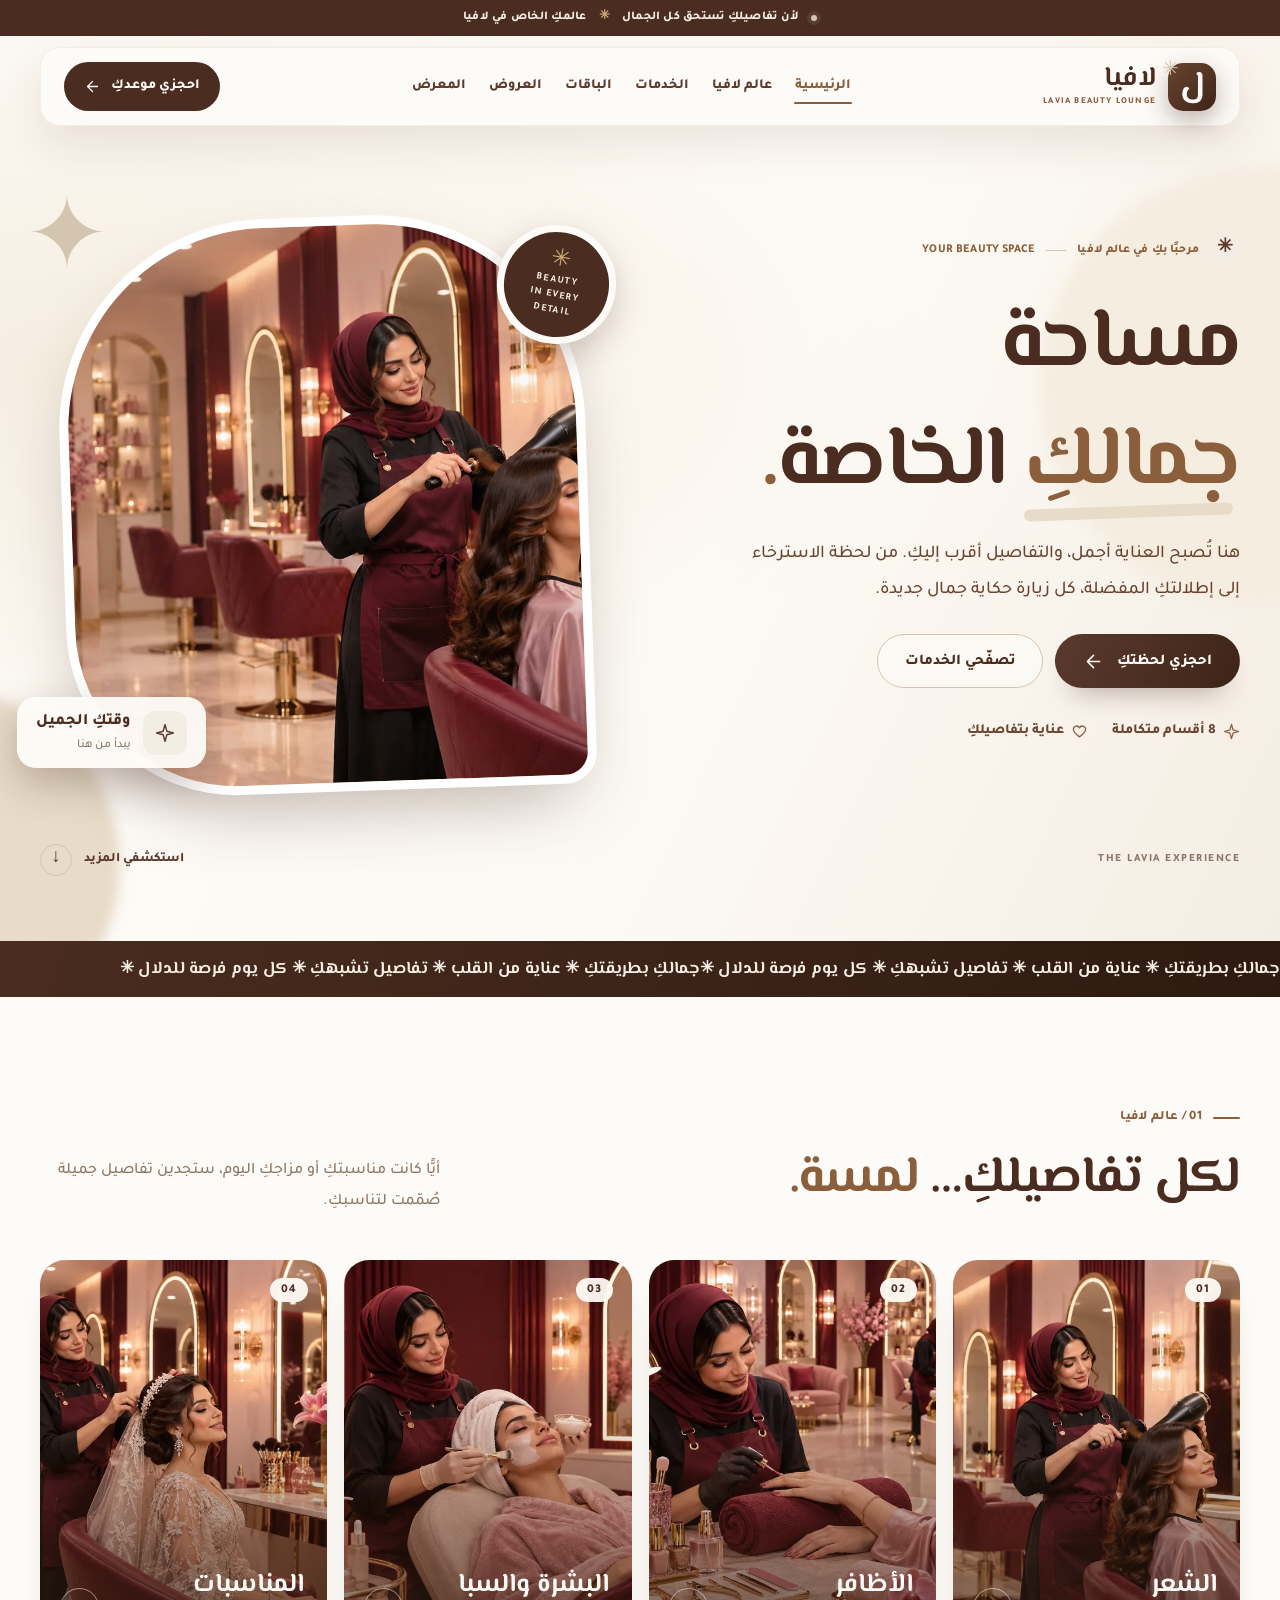
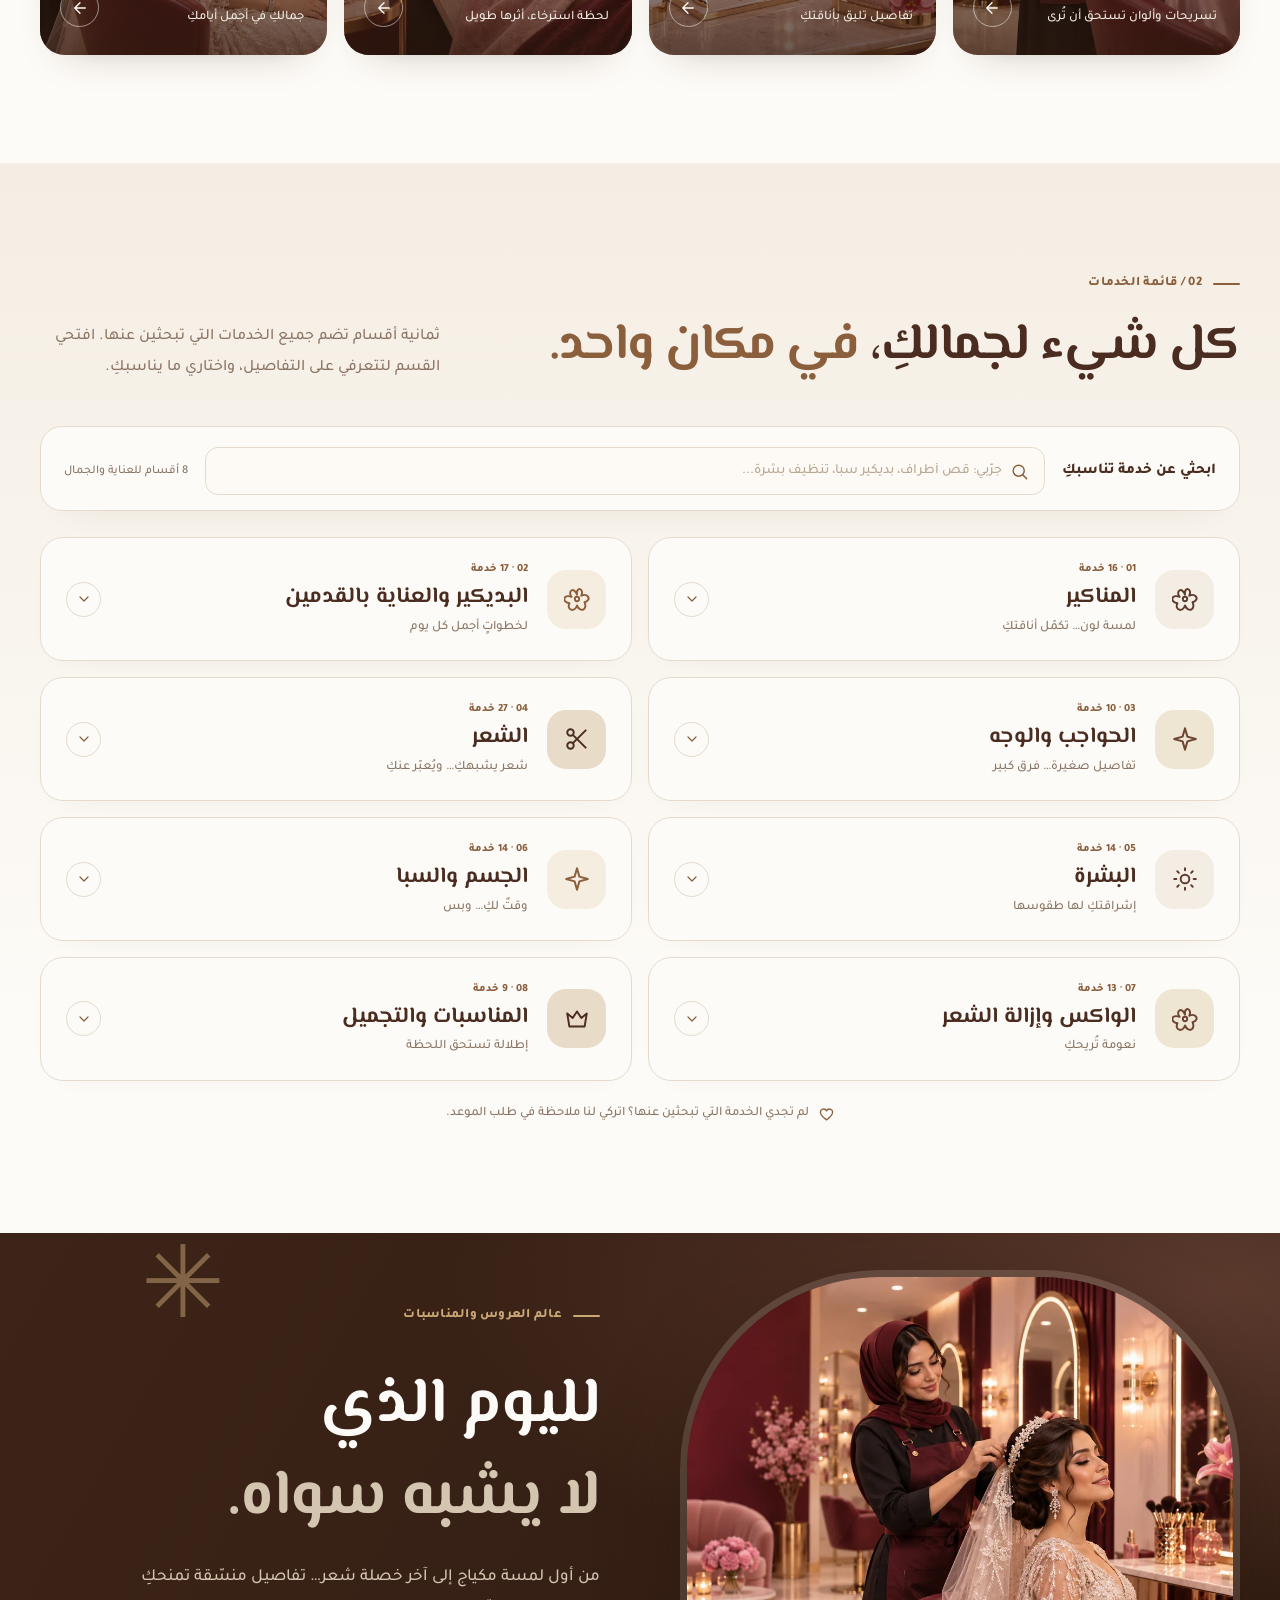
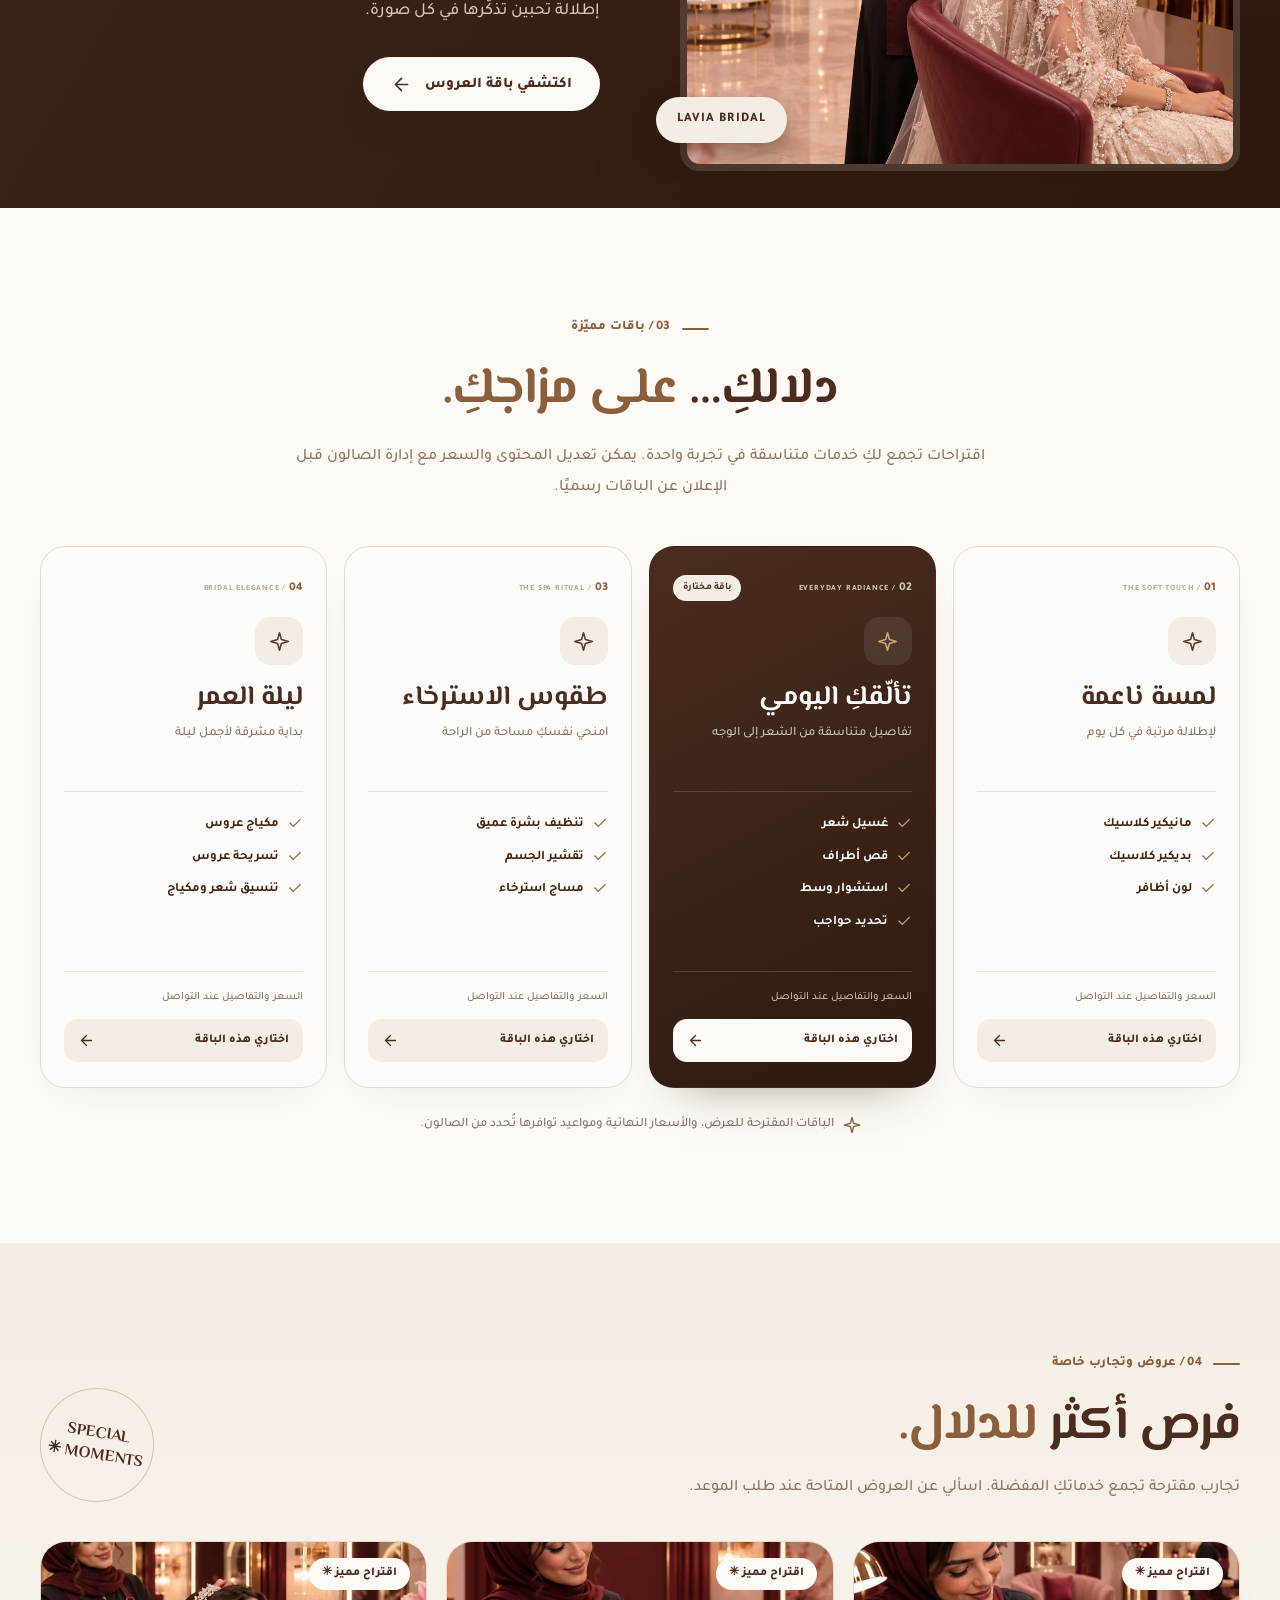
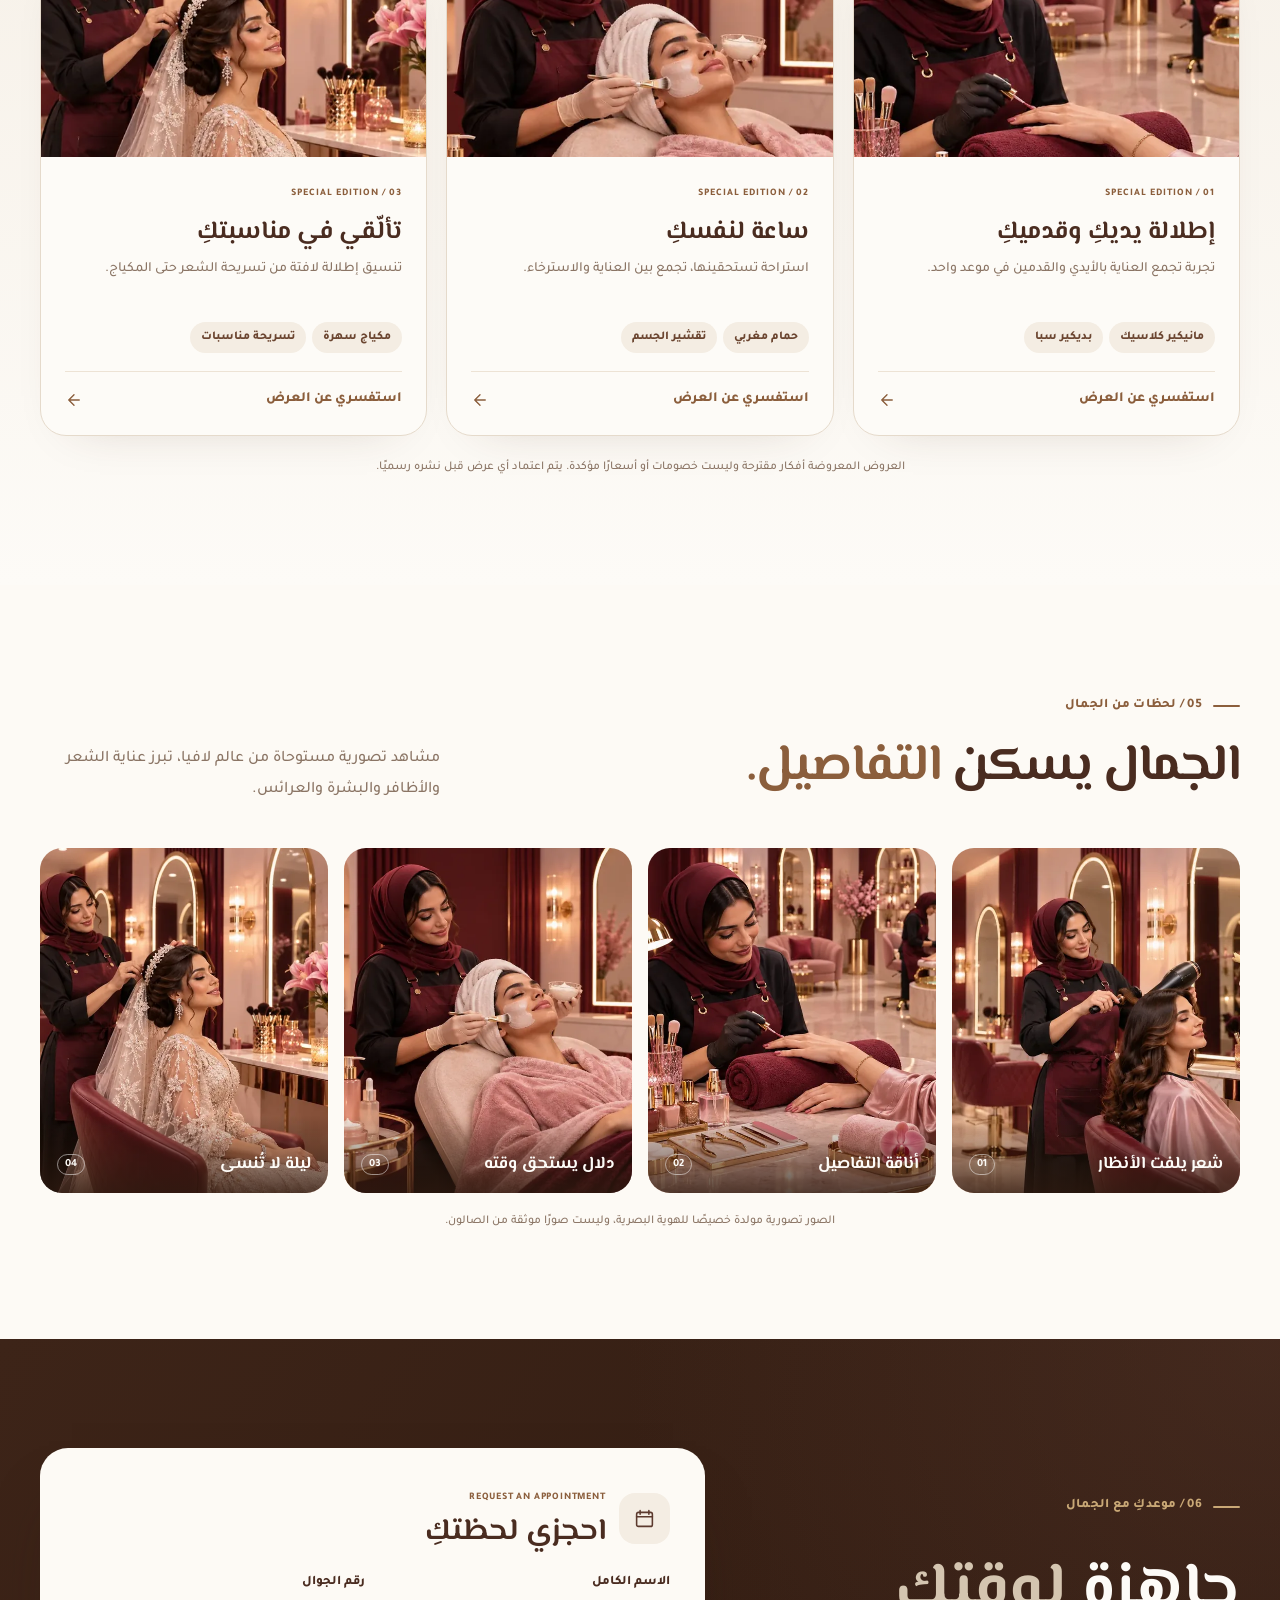
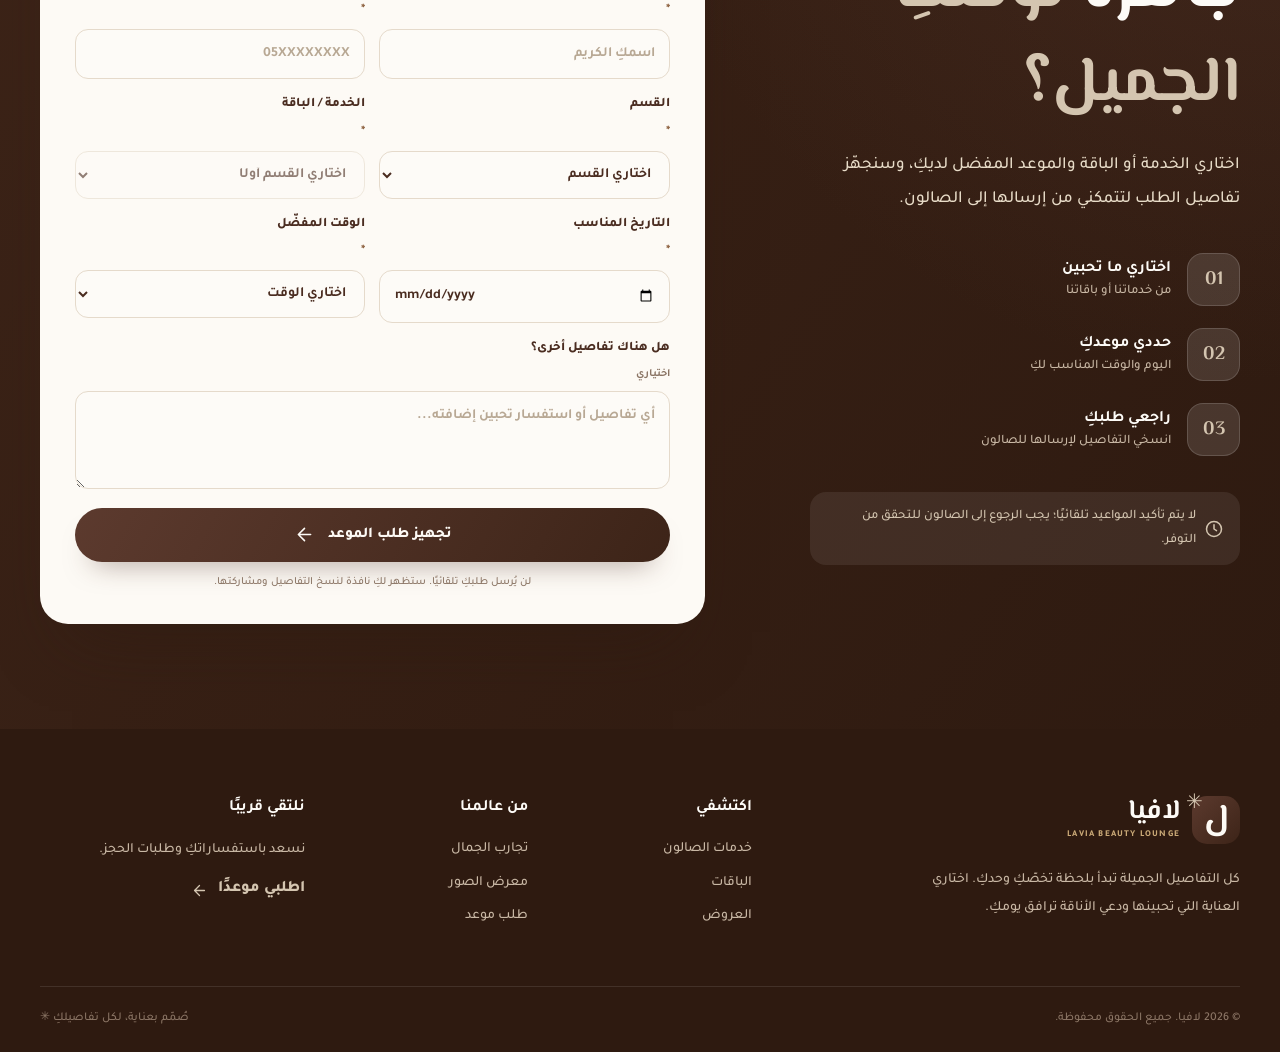
<file: index.html>
<!doctype html>
<html lang="ar" dir="rtl">
  <head>
    <meta charset="utf-8" />
    <meta
      name="viewport"
      content="width=device-width, initial-scale=1, viewport-fit=cover"
    />
    <meta name="theme-color" content="#471327" />
    <meta
      name="description"
      content="لافيا — مساحة خاصة لجمالكِ. خدمات الأظافر والشعر والعناية بالبشرة والجسم والمناسبات، وباقات وعروض تستحق التجربة."
    />
    <title>لافيا | جمالكِ… بطريقتكِ</title>
    <link rel="icon" href="assets/favicon.svg" type="image/svg+xml" />
    <link rel="preconnect" href="https://fonts.googleapis.com" />
    <link rel="preconnect" href="https://fonts.gstatic.com" crossorigin />
    <link
      href="https://fonts.googleapis.com/css2?family=El+Messiri:wght@400;500;600;700&family=Tajawal:wght@400;500;600;700;800&display=swap"
      rel="stylesheet"
    />
    <link rel="preload" href="assets/hero.webp" as="image" type="image/webp" />
    <link rel="stylesheet" href="styles.css" />
    <script src="app.js" defer></script>
    <!-- PWA -->
    <link rel="manifest" href="manifest.json" />
    <meta name="theme-color" content="#4A2C20" />
    <meta name="apple-mobile-web-app-capable" content="yes" />
    <meta name="mobile-web-app-capable" content="yes" />
    <meta name="apple-mobile-web-app-status-bar-style" content="default" />
    <meta name="apple-mobile-web-app-title" content="لافيا" />
    <link rel="apple-touch-icon" href="icon.svg" />
  </head>

  <body>
    <!-- ═══ PWA Install Modal ═══ -->
    <div id="pwaInstallModal" class="pwa-modal" hidden aria-hidden="true">
      <div class="pwa-backdrop" data-pwa-close></div>

      <div
        class="pwa-card"
        role="dialog"
        aria-modal="true"
        aria-labelledby="pwaTitle"
      >
        <button
          type="button"
          class="pwa-close"
          data-pwa-close
          aria-label="إغلاق"
        >
          ×
        </button>

        <div class="pwa-icon" aria-hidden="true">ل</div>

        <h2 id="pwaTitle" class="pwa-title">ثبّتي تطبيق لافيا</h2>
        <p class="pwa-subtitle">
          تصفّحي خدماتنا، احجزي موعدكِ، واكتشفي الجديد — من شاشة هاتفكِ مباشرة،
          حتى بدون فتح المتصفح.
        </p>

        <!-- زر التثبيت (Android / Chrome) -->
        <div class="pwa-android">
          <button type="button" class="pwa-install-btn">
            <svg
              xmlns="http://www.w3.org/2000/svg"
              width="18"
              height="18"
              viewBox="0 0 24 24"
              fill="none"
              stroke="currentColor"
              stroke-width="2"
              stroke-linecap="round"
              stroke-linejoin="round"
              style="vertical-align: -3px; margin-inline-end: 6px"
            >
              <path d="M12 3v12" />
              <path d="m7 10 5 5 5-5" />
              <path d="M5 21h14" />
            </svg>
            تثبيت التطبيق
          </button>
          <button type="button" class="pwa-later-btn" data-pwa-close>
            لاحقاً
          </button>
        </div>

        <!-- خطوات iOS -->
        <div class="pwa-ios" hidden>
          <div class="pwa-step">
            <span class="pwa-step-num">١</span>
            <span
              >اضغطي زر المشاركة
              <svg
                xmlns="http://www.w3.org/2000/svg"
                viewBox="0 0 24 24"
                fill="none"
                stroke="currentColor"
                stroke-width="1.9"
                stroke-linecap="round"
                stroke-linejoin="round"
                style="vertical-align: -4px; margin-inline: 3px"
              >
                <path d="M12 3v12" />
                <path d="m8 7 4-4 4 4" />
                <path d="M5 12v7a2 2 0 0 0 2 2h10a2 2 0 0 0 2-2v-7" />
              </svg>
              في شريط Safari
            </span>
          </div>
          <div class="pwa-step">
            <span class="pwa-step-num">٢</span>
            <span>اختاري <strong>"إضافة إلى الشاشة الرئيسية"</strong></span>
          </div>
          <div class="pwa-step">
            <span class="pwa-step-num">٣</span>
            <span
              >اضغطي <strong>"إضافة"</strong> — وسيظهر التطبيق على شاشتكِ</span
            >
          </div>
          <button type="button" class="pwa-later-btn" data-pwa-close>
            فهمت
          </button>
        </div>
      </div>
    </div>
    <svg
      class="svg-sprite"
      aria-hidden="true"
      xmlns="http://www.w3.org/2000/svg"
    >
      <symbol id="i-arrow" viewBox="0 0 24 24">
        <path d="M19 12H5m0 0 7-7m-7 7 7 7" />
      </symbol>
      <symbol id="i-chevron" viewBox="0 0 24 24">
        <path d="m6 9 6 6 6-6" />
      </symbol>
      <symbol id="i-close" viewBox="0 0 24 24">
        <path d="M5 5 19 19M19 5 5 19" />
      </symbol>
      <symbol id="i-menu" viewBox="0 0 24 24">
        <path d="M4 7h16M4 12h16M4 17h16" />
      </symbol>
      <symbol id="i-sparkles" viewBox="0 0 24 24">
        <path
          d="m12 2 2.2 7.8L22 12l-7.8 2.2L12 22l-2.2-7.8L2 12l7.8-2.2L12 2Z"
        />
      </symbol>
      <symbol id="i-flower" viewBox="0 0 24 24">
        <path
          d="M12 8c-3-8-9-3-5 2-8-3-9 5-2 6-3 6 5 9 7 2 3 7 10 4 7-3 7-2 3-9-3-6 3-7-5-9-4-1Z"
        />
        <circle cx="12" cy="12" r="2" />
      </symbol>
      <symbol id="i-scissors" viewBox="0 0 24 24">
        <circle cx="6" cy="6" r="3" />
        <circle cx="6" cy="18" r="3" />
        <path d="M8.4 8.4 20 20m-11.6-4.4L20 4" />
      </symbol>
      <symbol id="i-sun" viewBox="0 0 24 24">
        <circle cx="12" cy="12" r="4" />
        <path
          d="M12 2v2m0 16v2M4.9 4.9l1.4 1.4m11.4 11.4 1.4 1.4M2 12h2m16 0h2M4.9 19.1l1.4-1.4M17.7 6.3l1.4-1.4"
        />
      </symbol>
      <symbol id="i-crown" viewBox="0 0 24 24">
        <path d="m3 7 5 4 4-6 4 6 5-4-2 12H5L3 7Z" />
      </symbol>
      <symbol id="i-heart" viewBox="0 0 24 24">
        <path
          d="M20.6 8.6c0 5-8.6 11-8.6 11S3.4 13.6 3.4 8.6a4.5 4.5 0 0 1 8.6-1.7 4.5 4.5 0 0 1 8.6 1.7Z"
        />
      </symbol>
      <symbol id="i-check" viewBox="0 0 24 24">
        <path d="m4.5 12 5 5L20 6.5" />
      </symbol>
      <symbol id="i-calendar" viewBox="0 0 24 24">
        <rect x="3" y="5" width="18" height="16" rx="2" />
        <path d="M7 3v4m10-4v4M3 10h18" />
      </symbol>
      <symbol id="i-search" viewBox="0 0 24 24">
        <circle cx="11" cy="11" r="7" />
        <path d="m16 16 5 5" />
      </symbol>
      <symbol id="i-copy" viewBox="0 0 24 24">
        <rect x="8" y="8" width="13" height="13" rx="2" />
        <path d="M16 8V5a2 2 0 0 0-2-2H5a2 2 0 0 0-2 2v9a2 2 0 0 0 2 2h3" />
      </symbol>
      <symbol id="i-clock" viewBox="0 0 24 24">
        <circle cx="12" cy="12" r="9" />
        <path d="M12 7v5l3 2" />
      </symbol>
      <symbol id="i-message" viewBox="0 0 24 24">
        <path d="M21 11a9 9 0 0 1-13 8l-5 2 1.7-5A9 9 0 1 1 21 11Z" />
      </symbol>
      <symbol id="i-gift" viewBox="0 0 24 24">
        <rect x="3" y="9" width="18" height="12" rx="2" />
        <path
          d="M12 9v12M3 13h18M12 9c-9 0-7-7-4-7 2 0 4 4 4 7Zm0 0c9 0 7-7 4-7-2 0-4 4-4 7Z"
        />
      </symbol>
      <symbol id="i-camera" viewBox="0 0 24 24">
        <path d="M3 7h4l2-3h6l2 3h4v13H3V7Z" />
        <circle cx="12" cy="13" r="4" />
      </symbol>
    </svg>
    <a class="skip-link" href="#content">انتقلي إلى المحتوى</a>
    <div class="topline">
      <span class="topline-dot"></span><span>لأن تفاصيلكِ تستحق كل الجمال</span
      ><span class="topline-star">✳</span><span>عالمكِ الخاص في لافيا</span>
    </div>
    <nav id="nav" class="nav" aria-label="القائمة الرئيسية">
      <div class="nav-shell container">
        <a class="brand" href="#home" aria-label="لافيا - الرئيسية"
          ><span class="brand-icon">ل</span
          ><span
            ><strong class="display">لافيا</strong
            ><small>LAVIA BEAUTY LOUNGE</small></span
          ></a
        >
        <div class="nav-menu" id="navMenu">
          <a href="#home" class="nav-item">الرئيسية</a
          ><a href="#moments" class="nav-item">عالم لافيا</a
          ><a href="#services" class="nav-item">الخدمات</a
          ><a href="#packages" class="nav-item">الباقات</a
          ><a href="#offers" class="nav-item">العروض</a
          ><a href="#gallery" class="nav-item">المعرض</a>
        </div>
        <div class="nav-tools">
          <a href="#booking" class="nav-cta"
            >احجزي موعدكِ
            <svg class="icon" aria-hidden="true">
              <use href="#i-arrow" /></svg></a
          ><button
            id="mobileToggle"
            class="nav-toggle"
            aria-controls="mobilePanel"
            aria-expanded="false"
            aria-label="فتح القائمة"
            type="button"
          >
            <svg class="icon" aria-hidden="true"><use href="#i-menu" /></svg>
          </button>
        </div>
      </div>
      <div id="mobilePanel" class="mobile-panel" hidden>
        <a href="#home">الرئيسية</a><a href="#moments">عالم لافيا</a
        ><a href="#services">خدماتنا</a><a href="#packages">الباقات</a
        ><a href="#offers">العروض</a><a href="#gallery">معرض الصور</a
        ><a href="#booking" class="mobile-book">احجزي موعدكِ</a>
      </div>
    </nav>
    <div id="scrollProgress" class="scroll-progress" aria-hidden="true"></div>
    <main id="content">
      <header class="hero" id="home">
        <div class="hero-ambient hero-ambient-a"></div>
        <div class="hero-ambient hero-ambient-b"></div>
        <div class="container hero-grid">
          <div class="hero-copy">
            <div class="micro-label hero-enter" style="--d: 0.08s">
              <span class="micro-star">✳</span> مرحبًا بكِ في عالم لافيا
              <span class="micro-line"></span> YOUR BEAUTY SPACE
            </div>
            <h1 class="display hero-enter" style="--d: 0.16s">
              مساحة<br />
              <span class="italic-like">جمالكِ</span> الخاصة<span
                class="pink-dot"
                >.</span
              >
            </h1>
            <p class="hero-lead hero-enter" style="--d: 0.3s">
              هنا تُصبح العناية أجمل، والتفاصيل أقرب إليكِ. من لحظة الاسترخاء
              إلى إطلالتكِ المفضلة، كل زيارة حكاية جمال جديدة.
            </p>
            <div class="hero-buttons hero-enter" style="--d: 0.43s">
              <a href="#booking" class="btn btn-berry"
                >احجزي لحظتكِ
                <svg class="icon" aria-hidden="true">
                  <use href="#i-arrow" /></svg></a
              ><a href="#services" class="btn btn-ghost">تصفّحي الخدمات</a>
            </div>
            <div class="hero-evidence hero-enter" style="--d: 0.55s">
              <span
                ><svg class="icon" aria-hidden="true">
                  <use href="#i-sparkles" />
                </svg>
                8 أقسام متكاملة</span
              ><span
                ><svg class="icon" aria-hidden="true">
                  <use href="#i-heart" />
                </svg>
                عناية بتفاصيلكِ</span
              >
            </div>
          </div>
          <div class="hero-visual hero-enter" style="--d: 0.27s">
            <div class="hero-photo">
              <img
                src="assets/hero.webp"
                fetchpriority="high"
                alt="تصور فني لأجواء صالون فاخر مع خدمة تصفيف الشعر"
                width="1650"
                height="929"
              />
              <div class="hero-photo-overlay"></div>
            </div>
            <div class="hero-seal">
              <span>✳</span><strong>BEAUTY<br />IN EVERY<br />DETAIL</strong>
            </div>
            <div class="hero-float">
              <svg class="icon" aria-hidden="true">
                <use href="#i-sparkles" /></svg
              ><span><b>وقتكِ الجميل</b><small>يبدأ من هنا</small></span>
            </div>
            <span class="hero-doodle">✦</span>
          </div>
        </div>
        <div class="hero-bot">
          <span>THE LAVIA EXPERIENCE</span
          ><a href="#moments" aria-label="استكشفي عالم لافيا"
            >استكشفي المزيد <span>↓</span></a
          >
        </div>
      </header>
      <div class="marquee" aria-hidden="true">
        <div class="marquee-rail">
          <span
            >جمالكِ بطريقتكِ ✳ عناية من القلب ✳ تفاصيل تشبهكِ ✳ كل يوم فرصة
            للدلال ✳ </span
          ><span
            >جمالكِ بطريقتكِ ✳ عناية من القلب ✳ تفاصيل تشبهكِ ✳ كل يوم فرصة
            للدلال ✳
          </span>
        </div>
      </div>
      <section id="moments" class="section moments">
        <div class="container">
          <div class="section-head split reveal">
            <div>
              <span class="kicker">01 / عالم لافيا</span>
              <h2 class="section-title display">
                لكل تفاصيلكِ… <em>لمسة.</em>
              </h2>
            </div>
            <p>
              أيًّا كانت مناسبتكِ أو مزاجكِ اليوم، ستجدين تفاصيل جميلة صُمّمت
              لتناسبكِ.
            </p>
          </div>
          <div class="moment-grid">
            <a
              href="#service-hair"
              class="moment-card reveal"
              aria-label="تصفحي الشعر"
              ><img
                src="assets/hero-portrait.webp"
                alt="صورة توضيحية لخدمات الشعر"
                loading="lazy"
                width="560"
                height="700" /><span class="moment-shade"></span
              ><span class="moment-number">01</span
              ><span class="moment-label"
                ><strong>الشعر</strong
                ><small>تسريحات وألوان تستحق أن تُرى</small></span
              ><span class="moment-arrow"
                ><svg class="icon" aria-hidden="true">
                  <use href="#i-arrow" /></svg></span
            ></a>
            <a
              href="#service-manicure"
              class="moment-card reveal"
              aria-label="تصفحي الأظافر"
              ><img
                src="assets/nails-portrait.webp"
                alt="صورة توضيحية لخدمات الأظافر"
                loading="lazy"
                width="560"
                height="700" /><span class="moment-shade"></span
              ><span class="moment-number">02</span
              ><span class="moment-label"
                ><strong>الأظافر</strong
                ><small>تفاصيل تليق بأناقتكِ</small></span
              ><span class="moment-arrow"
                ><svg class="icon" aria-hidden="true">
                  <use href="#i-arrow" /></svg></span
            ></a>
            <a
              href="#service-skin"
              class="moment-card reveal"
              aria-label="تصفحي البشرة والسبا"
              ><img
                src="assets/facial-portrait.webp"
                alt="صورة توضيحية لخدمات البشرة والسبا"
                loading="lazy"
                width="560"
                height="700" /><span class="moment-shade"></span
              ><span class="moment-number">03</span
              ><span class="moment-label"
                ><strong>البشرة والسبا</strong
                ><small>لحظة استرخاء، أثرها طويل</small></span
              ><span class="moment-arrow"
                ><svg class="icon" aria-hidden="true">
                  <use href="#i-arrow" /></svg></span
            ></a>
            <a
              href="#service-bridal"
              class="moment-card reveal"
              aria-label="تصفحي المناسبات"
              ><img
                src="assets/bride-portrait.webp"
                alt="صورة توضيحية لخدمات المناسبات"
                loading="lazy"
                width="560"
                height="700" /><span class="moment-shade"></span
              ><span class="moment-number">04</span
              ><span class="moment-label"
                ><strong>المناسبات</strong
                ><small>جمالكِ في أجمل أيامكِ</small></span
              ><span class="moment-arrow"
                ><svg class="icon" aria-hidden="true">
                  <use href="#i-arrow" /></svg></span
            ></a>
          </div>
        </div>
      </section>
      <section id="services" class="section services">
        <div class="container">
          <div class="section-head split reveal">
            <div>
              <span class="kicker">02 / قائمة الخدمات</span>
              <h2 class="section-title display">
                كل شيء لجمالكِ، <em>في مكان واحد.</em>
              </h2>
            </div>
            <p>
              ثمانية أقسام تضم جميع الخدمات التي تبحثين عنها. افتحي القسم
              لتتعرفي على التفاصيل، واختاري ما يناسبكِ.
            </p>
          </div>
          <div class="service-search-box reveal">
            <label for="serviceSearch">ابحثي عن خدمة تناسبكِ</label>
            <div class="service-search">
              <svg class="icon" aria-hidden="true"><use href="#i-search" /></svg
              ><input
                id="serviceSearch"
                type="search"
                placeholder="جرّبي: قص أطراف، بديكير سبا، تنظيف بشرة..."
                autocomplete="off"
              /><button type="button" id="clearSearch" hidden>مسح</button>
            </div>
            <span id="serviceResults">8 أقسام للعناية والجمال</span>
          </div>
          <div class="catalog-grid" id="catalog">
            <article
              class="catalog-card reveal"
              id="service-manicure"
              data-cat="manicure"
              data-title="المناكير"
            >
              <button
                class="catalog-head"
                type="button"
                aria-expanded="false"
                aria-controls="services-manicure"
              >
                <span class="catalog-icon"
                  ><svg class="icon" aria-hidden="true">
                    <use href="#i-flower" /></svg></span
                ><span class="catalog-titles"
                  ><small>01 · 16 خدمة</small
                  ><strong class="display">المناكير</strong
                  ><span>لمسة لون… تكمّل أناقتكِ</span></span
                ><span class="catalog-open"
                  ><svg class="icon" aria-hidden="true">
                    <use href="#i-chevron" /></svg
                ></span>
              </button>
              <div class="catalog-panel" id="services-manicure" hidden>
                <p>ألوان منسجمة وتفاصيل دقيقة لأظافر تعبّر عنكِ.</p>
                <ul class="catalog-list">
                  <li>
                    <button
                      type="button"
                      class="service-pick"
                      data-category="manicure"
                      data-service="مانيكير الأيدي"
                    >
                      مانيكير الأيدي
                      <svg class="icon" aria-hidden="true">
                        <use href="#i-arrow" />
                      </svg>
                    </button>
                  </li>
                  <li>
                    <button
                      type="button"
                      class="service-pick"
                      data-category="manicure"
                      data-service="مانيكير كلاسيك"
                    >
                      مانيكير كلاسيك
                      <svg class="icon" aria-hidden="true">
                        <use href="#i-arrow" />
                      </svg>
                    </button>
                  </li>
                  <li>
                    <button
                      type="button"
                      class="service-pick"
                      data-category="manicure"
                      data-service="تنظيف وترتيب الأظافر"
                    >
                      تنظيف وترتيب الأظافر
                      <svg class="icon" aria-hidden="true">
                        <use href="#i-arrow" />
                      </svg>
                    </button>
                  </li>
                  <li>
                    <button
                      type="button"
                      class="service-pick"
                      data-category="manicure"
                      data-service="تنظيف الجلد الميت حول الأظافر"
                    >
                      تنظيف الجلد الميت حول الأظافر
                      <svg class="icon" aria-hidden="true">
                        <use href="#i-arrow" />
                      </svg>
                    </button>
                  </li>
                  <li>
                    <button
                      type="button"
                      class="service-pick"
                      data-category="manicure"
                      data-service="قص وبرد الأظافر"
                    >
                      قص وبرد الأظافر
                      <svg class="icon" aria-hidden="true">
                        <use href="#i-arrow" />
                      </svg>
                    </button>
                  </li>
                  <li>
                    <button
                      type="button"
                      class="service-pick"
                      data-category="manicure"
                      data-service="إزالة مناكير"
                    >
                      إزالة مناكير
                      <svg class="icon" aria-hidden="true">
                        <use href="#i-arrow" />
                      </svg>
                    </button>
                  </li>
                  <li>
                    <button
                      type="button"
                      class="service-pick"
                      data-category="manicure"
                      data-service="إزالة أظافر تركيب"
                    >
                      إزالة أظافر تركيب
                      <svg class="icon" aria-hidden="true">
                        <use href="#i-arrow" />
                      </svg>
                    </button>
                  </li>
                  <li>
                    <button
                      type="button"
                      class="service-pick"
                      data-category="manicure"
                      data-service="لون أظافر"
                    >
                      لون أظافر
                      <svg class="icon" aria-hidden="true">
                        <use href="#i-arrow" />
                      </svg>
                    </button>
                  </li>
                  <li>
                    <button
                      type="button"
                      class="service-pick"
                      data-category="manicure"
                      data-service="لون فرنش"
                    >
                      لون فرنش
                      <svg class="icon" aria-hidden="true">
                        <use href="#i-arrow" />
                      </svg>
                    </button>
                  </li>
                  <li>
                    <button
                      type="button"
                      class="service-pick"
                      data-category="manicure"
                      data-service="تقوية الأظافر"
                    >
                      تقوية الأظافر
                      <svg class="icon" aria-hidden="true">
                        <use href="#i-arrow" />
                      </svg>
                    </button>
                  </li>
                  <li>
                    <button
                      type="button"
                      class="service-pick"
                      data-category="manicure"
                      data-service="تركيب أظافر"
                    >
                      تركيب أظافر
                      <svg class="icon" aria-hidden="true">
                        <use href="#i-arrow" />
                      </svg>
                    </button>
                  </li>
                  <li>
                    <button
                      type="button"
                      class="service-pick"
                      data-category="manicure"
                      data-service="تمديد أظافر"
                    >
                      تمديد أظافر
                      <svg class="icon" aria-hidden="true">
                        <use href="#i-arrow" />
                      </svg>
                    </button>
                  </li>
                  <li>
                    <button
                      type="button"
                      class="service-pick"
                      data-category="manicure"
                      data-service="رسم وزخرفة الأظافر"
                    >
                      رسم وزخرفة الأظافر
                      <svg class="icon" aria-hidden="true">
                        <use href="#i-arrow" />
                      </svg>
                    </button>
                  </li>
                  <li>
                    <button
                      type="button"
                      class="service-pick"
                      data-category="manicure"
                      data-service="تزيين الأظافر"
                    >
                      تزيين الأظافر
                      <svg class="icon" aria-hidden="true">
                        <use href="#i-arrow" />
                      </svg>
                    </button>
                  </li>
                  <li>
                    <button
                      type="button"
                      class="service-pick"
                      data-category="manicure"
                      data-service="كروم للأظافر"
                    >
                      كروم للأظافر
                      <svg class="icon" aria-hidden="true">
                        <use href="#i-arrow" />
                      </svg>
                    </button>
                  </li>
                  <li>
                    <button
                      type="button"
                      class="service-pick"
                      data-category="manicure"
                      data-service="لمعة وتوب كوت"
                    >
                      لمعة وتوب كوت
                      <svg class="icon" aria-hidden="true">
                        <use href="#i-arrow" />
                      </svg>
                    </button>
                  </li>
                </ul>
                <p class="service-note">
                  اختاري أي خدمة للانتقال إلى طلب الموعد.
                </p>
              </div>
            </article>
            <article
              class="catalog-card reveal"
              id="service-pedicure"
              data-cat="pedicure"
              data-title="البديكير والعناية بالقدمين"
            >
              <button
                class="catalog-head"
                type="button"
                aria-expanded="false"
                aria-controls="services-pedicure"
              >
                <span class="catalog-icon"
                  ><svg class="icon" aria-hidden="true">
                    <use href="#i-flower" /></svg></span
                ><span class="catalog-titles"
                  ><small>02 · 17 خدمة</small
                  ><strong class="display">البديكير والعناية بالقدمين</strong
                  ><span>لخطواتٍ أجمل كل يوم</span></span
                ><span class="catalog-open"
                  ><svg class="icon" aria-hidden="true">
                    <use href="#i-chevron" /></svg
                ></span>
              </button>
              <div class="catalog-panel" id="services-pedicure" hidden>
                <p>عناية هادئة من أطراف قدميكِ حتى تفاصيل استرخائكِ.</p>
                <ul class="catalog-list">
                  <li>
                    <button
                      type="button"
                      class="service-pick"
                      data-category="pedicure"
                      data-service="بديكير الأرجل"
                    >
                      بديكير الأرجل
                      <svg class="icon" aria-hidden="true">
                        <use href="#i-arrow" />
                      </svg>
                    </button>
                  </li>
                  <li>
                    <button
                      type="button"
                      class="service-pick"
                      data-category="pedicure"
                      data-service="بديكير كلاسيك"
                    >
                      بديكير كلاسيك
                      <svg class="icon" aria-hidden="true">
                        <use href="#i-arrow" />
                      </svg>
                    </button>
                  </li>
                  <li>
                    <button
                      type="button"
                      class="service-pick"
                      data-category="pedicure"
                      data-service="بديكير سبا"
                    >
                      بديكير سبا
                      <svg class="icon" aria-hidden="true">
                        <use href="#i-arrow" />
                      </svg>
                    </button>
                  </li>
                  <li>
                    <button
                      type="button"
                      class="service-pick"
                      data-category="pedicure"
                      data-service="تنظيف وترتيب أظافر القدمين"
                    >
                      تنظيف وترتيب أظافر القدمين
                      <svg class="icon" aria-hidden="true">
                        <use href="#i-arrow" />
                      </svg>
                    </button>
                  </li>
                  <li>
                    <button
                      type="button"
                      class="service-pick"
                      data-category="pedicure"
                      data-service="قص وبرد أظافر القدمين"
                    >
                      قص وبرد أظافر القدمين
                      <svg class="icon" aria-hidden="true">
                        <use href="#i-arrow" />
                      </svg>
                    </button>
                  </li>
                  <li>
                    <button
                      type="button"
                      class="service-pick"
                      data-category="pedicure"
                      data-service="إزالة الجلد الميت"
                    >
                      إزالة الجلد الميت
                      <svg class="icon" aria-hidden="true">
                        <use href="#i-arrow" />
                      </svg>
                    </button>
                  </li>
                  <li>
                    <button
                      type="button"
                      class="service-pick"
                      data-category="pedicure"
                      data-service="تنظيف الكعبين"
                    >
                      تنظيف الكعبين
                      <svg class="icon" aria-hidden="true">
                        <use href="#i-arrow" />
                      </svg>
                    </button>
                  </li>
                  <li>
                    <button
                      type="button"
                      class="service-pick"
                      data-category="pedicure"
                      data-service="ترطيب القدمين"
                    >
                      ترطيب القدمين
                      <svg class="icon" aria-hidden="true">
                        <use href="#i-arrow" />
                      </svg>
                    </button>
                  </li>
                  <li>
                    <button
                      type="button"
                      class="service-pick"
                      data-category="pedicure"
                      data-service="علاج تشققات الكعبين"
                    >
                      علاج تشققات الكعبين
                      <svg class="icon" aria-hidden="true">
                        <use href="#i-arrow" />
                      </svg>
                    </button>
                  </li>
                  <li>
                    <button
                      type="button"
                      class="service-pick"
                      data-category="pedicure"
                      data-service="نقع القدمين"
                    >
                      نقع القدمين
                      <svg class="icon" aria-hidden="true">
                        <use href="#i-arrow" />
                      </svg>
                    </button>
                  </li>
                  <li>
                    <button
                      type="button"
                      class="service-pick"
                      data-category="pedicure"
                      data-service="تقشير القدمين"
                    >
                      تقشير القدمين
                      <svg class="icon" aria-hidden="true">
                        <use href="#i-arrow" />
                      </svg>
                    </button>
                  </li>
                  <li>
                    <button
                      type="button"
                      class="service-pick"
                      data-category="pedicure"
                      data-service="ماسك للقدمين"
                    >
                      ماسك للقدمين
                      <svg class="icon" aria-hidden="true">
                        <use href="#i-arrow" />
                      </svg>
                    </button>
                  </li>
                  <li>
                    <button
                      type="button"
                      class="service-pick"
                      data-category="pedicure"
                      data-service="مساج القدمين"
                    >
                      مساج القدمين
                      <svg class="icon" aria-hidden="true">
                        <use href="#i-arrow" />
                      </svg>
                    </button>
                  </li>
                  <li>
                    <button
                      type="button"
                      class="service-pick"
                      data-category="pedicure"
                      data-service="عناية كاملة بالقدمين"
                    >
                      عناية كاملة بالقدمين
                      <svg class="icon" aria-hidden="true">
                        <use href="#i-arrow" />
                      </svg>
                    </button>
                  </li>
                  <li>
                    <button
                      type="button"
                      class="service-pick"
                      data-category="pedicure"
                      data-service="لون أظافر القدمين"
                    >
                      لون أظافر القدمين
                      <svg class="icon" aria-hidden="true">
                        <use href="#i-arrow" />
                      </svg>
                    </button>
                  </li>
                  <li>
                    <button
                      type="button"
                      class="service-pick"
                      data-category="pedicure"
                      data-service="لون فرنش للقدمين"
                    >
                      لون فرنش للقدمين
                      <svg class="icon" aria-hidden="true">
                        <use href="#i-arrow" />
                      </svg>
                    </button>
                  </li>
                  <li>
                    <button
                      type="button"
                      class="service-pick"
                      data-category="pedicure"
                      data-service="إزالة مناكير القدمين"
                    >
                      إزالة مناكير القدمين
                      <svg class="icon" aria-hidden="true">
                        <use href="#i-arrow" />
                      </svg>
                    </button>
                  </li>
                </ul>
                <p class="service-note">
                  اختاري أي خدمة للانتقال إلى طلب الموعد.
                </p>
              </div>
            </article>
            <article
              class="catalog-card reveal"
              id="service-brows"
              data-cat="brows"
              data-title="الحواجب والوجه"
            >
              <button
                class="catalog-head"
                type="button"
                aria-expanded="false"
                aria-controls="services-brows"
              >
                <span class="catalog-icon"
                  ><svg class="icon" aria-hidden="true">
                    <use href="#i-sparkles" /></svg></span
                ><span class="catalog-titles"
                  ><small>03 · 10 خدمة</small
                  ><strong class="display">الحواجب والوجه</strong
                  ><span>تفاصيل صغيرة… فرق كبير</span></span
                ><span class="catalog-open"
                  ><svg class="icon" aria-hidden="true">
                    <use href="#i-chevron" /></svg
                ></span>
              </button>
              <div class="catalog-panel" id="services-brows" hidden>
                <p>لمسات خفيفة تمنح ملامحكِ توازنًا وإشراقة.</p>
                <ul class="catalog-list">
                  <li>
                    <button
                      type="button"
                      class="service-pick"
                      data-category="brows"
                      data-service="تنظيف حواجب"
                    >
                      تنظيف حواجب
                      <svg class="icon" aria-hidden="true">
                        <use href="#i-arrow" />
                      </svg>
                    </button>
                  </li>
                  <li>
                    <button
                      type="button"
                      class="service-pick"
                      data-category="brows"
                      data-service="تحديد حواجب"
                    >
                      تحديد حواجب
                      <svg class="icon" aria-hidden="true">
                        <use href="#i-arrow" />
                      </svg>
                    </button>
                  </li>
                  <li>
                    <button
                      type="button"
                      class="service-pick"
                      data-category="brows"
                      data-service="تشقير حواجب"
                    >
                      تشقير حواجب
                      <svg class="icon" aria-hidden="true">
                        <use href="#i-arrow" />
                      </svg>
                    </button>
                  </li>
                  <li>
                    <button
                      type="button"
                      class="service-pick"
                      data-category="brows"
                      data-service="صبغة حواجب"
                    >
                      صبغة حواجب
                      <svg class="icon" aria-hidden="true">
                        <use href="#i-arrow" />
                      </svg>
                    </button>
                  </li>
                  <li>
                    <button
                      type="button"
                      class="service-pick"
                      data-category="brows"
                      data-service="تشقير وصبغة حواجب"
                    >
                      تشقير وصبغة حواجب
                      <svg class="icon" aria-hidden="true">
                        <use href="#i-arrow" />
                      </svg>
                    </button>
                  </li>
                  <li>
                    <button
                      type="button"
                      class="service-pick"
                      data-category="brows"
                      data-service="فتلة الوجه"
                    >
                      فتلة الوجه
                      <svg class="icon" aria-hidden="true">
                        <use href="#i-arrow" />
                      </svg>
                    </button>
                  </li>
                  <li>
                    <button
                      type="button"
                      class="service-pick"
                      data-category="brows"
                      data-service="شمع الوجه"
                    >
                      شمع الوجه
                      <svg class="icon" aria-hidden="true">
                        <use href="#i-arrow" />
                      </svg>
                    </button>
                  </li>
                  <li>
                    <button
                      type="button"
                      class="service-pick"
                      data-category="brows"
                      data-service="صبغة شارب"
                    >
                      صبغة شارب
                      <svg class="icon" aria-hidden="true">
                        <use href="#i-arrow" />
                      </svg>
                    </button>
                  </li>
                  <li>
                    <button
                      type="button"
                      class="service-pick"
                      data-category="brows"
                      data-service="إزالة شعر الذقن"
                    >
                      إزالة شعر الذقن
                      <svg class="icon" aria-hidden="true">
                        <use href="#i-arrow" />
                      </svg>
                    </button>
                  </li>
                  <li>
                    <button
                      type="button"
                      class="service-pick"
                      data-category="brows"
                      data-service="تنظيف شعر الوجه بالخيط"
                    >
                      تنظيف شعر الوجه بالخيط
                      <svg class="icon" aria-hidden="true">
                        <use href="#i-arrow" />
                      </svg>
                    </button>
                  </li>
                </ul>
                <p class="service-note">
                  اختاري أي خدمة للانتقال إلى طلب الموعد.
                </p>
              </div>
            </article>
            <article
              class="catalog-card reveal"
              id="service-hair"
              data-cat="hair"
              data-title="الشعر"
            >
              <button
                class="catalog-head"
                type="button"
                aria-expanded="false"
                aria-controls="services-hair"
              >
                <span class="catalog-icon"
                  ><svg class="icon" aria-hidden="true">
                    <use href="#i-scissors" /></svg></span
                ><span class="catalog-titles"
                  ><small>04 · 27 خدمة</small
                  ><strong class="display">الشعر</strong
                  ><span>شعر يشبهكِ… ويُعبّر عنكِ</span></span
                ><span class="catalog-open"
                  ><svg class="icon" aria-hidden="true">
                    <use href="#i-chevron" /></svg
                ></span>
              </button>
              <div class="catalog-panel" id="services-hair" hidden>
                <p>من القصات إلى الألوان والعلاجات، أسلوبكِ يبدأ هنا.</p>
                <ul class="catalog-list">
                  <li>
                    <button
                      type="button"
                      class="service-pick"
                      data-category="hair"
                      data-service="غسيل شعر"
                    >
                      غسيل شعر
                      <svg class="icon" aria-hidden="true">
                        <use href="#i-arrow" />
                      </svg>
                    </button>
                  </li>
                  <li>
                    <button
                      type="button"
                      class="service-pick"
                      data-category="hair"
                      data-service="حمام زيت"
                    >
                      حمام زيت
                      <svg class="icon" aria-hidden="true">
                        <use href="#i-arrow" />
                      </svg>
                    </button>
                  </li>
                  <li>
                    <button
                      type="button"
                      class="service-pick"
                      data-category="hair"
                      data-service="ماسك شعر"
                    >
                      ماسك شعر
                      <svg class="icon" aria-hidden="true">
                        <use href="#i-arrow" />
                      </svg>
                    </button>
                  </li>
                  <li>
                    <button
                      type="button"
                      class="service-pick"
                      data-category="hair"
                      data-service="قص أطراف"
                    >
                      قص أطراف
                      <svg class="icon" aria-hidden="true">
                        <use href="#i-arrow" />
                      </svg>
                    </button>
                  </li>
                  <li>
                    <button
                      type="button"
                      class="service-pick"
                      data-category="hair"
                      data-service="قص غرة وتحديد الشعر"
                    >
                      قص غرة وتحديد الشعر
                      <svg class="icon" aria-hidden="true">
                        <use href="#i-arrow" />
                      </svg>
                    </button>
                  </li>
                  <li>
                    <button
                      type="button"
                      class="service-pick"
                      data-category="hair"
                      data-service="قص ستايل"
                    >
                      قص ستايل
                      <svg class="icon" aria-hidden="true">
                        <use href="#i-arrow" />
                      </svg>
                    </button>
                  </li>
                  <li>
                    <button
                      type="button"
                      class="service-pick"
                      data-category="hair"
                      data-service="استشوار قصير"
                    >
                      استشوار قصير
                      <svg class="icon" aria-hidden="true">
                        <use href="#i-arrow" />
                      </svg>
                    </button>
                  </li>
                  <li>
                    <button
                      type="button"
                      class="service-pick"
                      data-category="hair"
                      data-service="استشوار وسط"
                    >
                      استشوار وسط
                      <svg class="icon" aria-hidden="true">
                        <use href="#i-arrow" />
                      </svg>
                    </button>
                  </li>
                  <li>
                    <button
                      type="button"
                      class="service-pick"
                      data-category="hair"
                      data-service="استشوار طويل"
                    >
                      استشوار طويل
                      <svg class="icon" aria-hidden="true">
                        <use href="#i-arrow" />
                      </svg>
                    </button>
                  </li>
                  <li>
                    <button
                      type="button"
                      class="service-pick"
                      data-category="hair"
                      data-service="استشوار ويفي"
                    >
                      استشوار ويفي
                      <svg class="icon" aria-hidden="true">
                        <use href="#i-arrow" />
                      </svg>
                    </button>
                  </li>
                  <li>
                    <button
                      type="button"
                      class="service-pick"
                      data-category="hair"
                      data-service="تسريحة شعر"
                    >
                      تسريحة شعر
                      <svg class="icon" aria-hidden="true">
                        <use href="#i-arrow" />
                      </svg>
                    </button>
                  </li>
                  <li>
                    <button
                      type="button"
                      class="service-pick"
                      data-category="hair"
                      data-service="فير / لف شعر"
                    >
                      فير / لف شعر
                      <svg class="icon" aria-hidden="true">
                        <use href="#i-arrow" />
                      </svg>
                    </button>
                  </li>
                  <li>
                    <button
                      type="button"
                      class="service-pick"
                      data-category="hair"
                      data-service="صبغة شيب"
                    >
                      صبغة شيب
                      <svg class="icon" aria-hidden="true">
                        <use href="#i-arrow" />
                      </svg>
                    </button>
                  </li>
                  <li>
                    <button
                      type="button"
                      class="service-pick"
                      data-category="hair"
                      data-service="صبغة جذور"
                    >
                      صبغة جذور
                      <svg class="icon" aria-hidden="true">
                        <use href="#i-arrow" />
                      </svg>
                    </button>
                  </li>
                  <li>
                    <button
                      type="button"
                      class="service-pick"
                      data-category="hair"
                      data-service="صبغة كاملة"
                    >
                      صبغة كاملة
                      <svg class="icon" aria-hidden="true">
                        <use href="#i-arrow" />
                      </svg>
                    </button>
                  </li>
                  <li>
                    <button
                      type="button"
                      class="service-pick"
                      data-category="hair"
                      data-service="صبغة أطراف"
                    >
                      صبغة أطراف
                      <svg class="icon" aria-hidden="true">
                        <use href="#i-arrow" />
                      </svg>
                    </button>
                  </li>
                  <li>
                    <button
                      type="button"
                      class="service-pick"
                      data-category="hair"
                      data-service="هايلايت"
                    >
                      هايلايت
                      <svg class="icon" aria-hidden="true">
                        <use href="#i-arrow" />
                      </svg>
                    </button>
                  </li>
                  <li>
                    <button
                      type="button"
                      class="service-pick"
                      data-category="hair"
                      data-service="خصل"
                    >
                      خصل
                      <svg class="icon" aria-hidden="true">
                        <use href="#i-arrow" />
                      </svg>
                    </button>
                  </li>
                  <li>
                    <button
                      type="button"
                      class="service-pick"
                      data-category="hair"
                      data-service="سحب لون"
                    >
                      سحب لون
                      <svg class="icon" aria-hidden="true">
                        <use href="#i-arrow" />
                      </svg>
                    </button>
                  </li>
                  <li>
                    <button
                      type="button"
                      class="service-pick"
                      data-category="hair"
                      data-service="تونر"
                    >
                      تونر
                      <svg class="icon" aria-hidden="true">
                        <use href="#i-arrow" />
                      </svg>
                    </button>
                  </li>
                  <li>
                    <button
                      type="button"
                      class="service-pick"
                      data-category="hair"
                      data-service="علاج وترميم الشعر"
                    >
                      علاج وترميم الشعر
                      <svg class="icon" aria-hidden="true">
                        <use href="#i-arrow" />
                      </svg>
                    </button>
                  </li>
                  <li>
                    <button
                      type="button"
                      class="service-pick"
                      data-category="hair"
                      data-service="كولاجين الشعر"
                    >
                      كولاجين الشعر
                      <svg class="icon" aria-hidden="true">
                        <use href="#i-arrow" />
                      </svg>
                    </button>
                  </li>
                  <li>
                    <button
                      type="button"
                      class="service-pick"
                      data-category="hair"
                      data-service="فيلر الشعر"
                    >
                      فيلر الشعر
                      <svg class="icon" aria-hidden="true">
                        <use href="#i-arrow" />
                      </svg>
                    </button>
                  </li>
                  <li>
                    <button
                      type="button"
                      class="service-pick"
                      data-category="hair"
                      data-service="بروتين / كيراتين"
                    >
                      بروتين / كيراتين
                      <svg class="icon" aria-hidden="true">
                        <use href="#i-arrow" />
                      </svg>
                    </button>
                  </li>
                  <li>
                    <button
                      type="button"
                      class="service-pick"
                      data-category="hair"
                      data-service="علاج الشعر الجاف"
                    >
                      علاج الشعر الجاف
                      <svg class="icon" aria-hidden="true">
                        <use href="#i-arrow" />
                      </svg>
                    </button>
                  </li>
                  <li>
                    <button
                      type="button"
                      class="service-pick"
                      data-category="hair"
                      data-service="علاج الشعر التالف"
                    >
                      علاج الشعر التالف
                      <svg class="icon" aria-hidden="true">
                        <use href="#i-arrow" />
                      </svg>
                    </button>
                  </li>
                  <li>
                    <button
                      type="button"
                      class="service-pick"
                      data-category="hair"
                      data-service="رفع الشعر وتسريحات مناسبات"
                    >
                      رفع الشعر وتسريحات مناسبات
                      <svg class="icon" aria-hidden="true">
                        <use href="#i-arrow" />
                      </svg>
                    </button>
                  </li>
                </ul>
                <p class="service-note">
                  اختاري أي خدمة للانتقال إلى طلب الموعد.
                </p>
              </div>
            </article>
            <article
              class="catalog-card reveal"
              id="service-skin"
              data-cat="skin"
              data-title="البشرة"
            >
              <button
                class="catalog-head"
                type="button"
                aria-expanded="false"
                aria-controls="services-skin"
              >
                <span class="catalog-icon"
                  ><svg class="icon" aria-hidden="true">
                    <use href="#i-sun" /></svg></span
                ><span class="catalog-titles"
                  ><small>05 · 14 خدمة</small
                  ><strong class="display">البشرة</strong
                  ><span>إشراقتكِ لها طقوسها</span></span
                ><span class="catalog-open"
                  ><svg class="icon" aria-hidden="true">
                    <use href="#i-chevron" /></svg
                ></span>
              </button>
              <div class="catalog-panel" id="services-skin" hidden>
                <p>جلسات متنوّعة للعناية ببشرتكِ بالطريقة التي تحبينها.</p>
                <ul class="catalog-list">
                  <li>
                    <button
                      type="button"
                      class="service-pick"
                      data-category="skin"
                      data-service="تنظيف بشرة عادي"
                    >
                      تنظيف بشرة عادي
                      <svg class="icon" aria-hidden="true">
                        <use href="#i-arrow" />
                      </svg>
                    </button>
                  </li>
                  <li>
                    <button
                      type="button"
                      class="service-pick"
                      data-category="skin"
                      data-service="تنظيف بشرة عميق"
                    >
                      تنظيف بشرة عميق
                      <svg class="icon" aria-hidden="true">
                        <use href="#i-arrow" />
                      </svg>
                    </button>
                  </li>
                  <li>
                    <button
                      type="button"
                      class="service-pick"
                      data-category="skin"
                      data-service="تنظيف بشرة هيدرافيشل"
                    >
                      تنظيف بشرة هيدرافيشل
                      <svg class="icon" aria-hidden="true">
                        <use href="#i-arrow" />
                      </svg>
                    </button>
                  </li>
                  <li>
                    <button
                      type="button"
                      class="service-pick"
                      data-category="skin"
                      data-service="تنظيف بشرة بالبخار"
                    >
                      تنظيف بشرة بالبخار
                      <svg class="icon" aria-hidden="true">
                        <use href="#i-arrow" />
                      </svg>
                    </button>
                  </li>
                  <li>
                    <button
                      type="button"
                      class="service-pick"
                      data-category="skin"
                      data-service="تقشير البشرة"
                    >
                      تقشير البشرة
                      <svg class="icon" aria-hidden="true">
                        <use href="#i-arrow" />
                      </svg>
                    </button>
                  </li>
                  <li>
                    <button
                      type="button"
                      class="service-pick"
                      data-category="skin"
                      data-service="ماسك للوجه"
                    >
                      ماسك للوجه
                      <svg class="icon" aria-hidden="true">
                        <use href="#i-arrow" />
                      </svg>
                    </button>
                  </li>
                  <li>
                    <button
                      type="button"
                      class="service-pick"
                      data-category="skin"
                      data-service="ترطيب عميق"
                    >
                      ترطيب عميق
                      <svg class="icon" aria-hidden="true">
                        <use href="#i-arrow" />
                      </svg>
                    </button>
                  </li>
                  <li>
                    <button
                      type="button"
                      class="service-pick"
                      data-category="skin"
                      data-service="عناية حول العين"
                    >
                      عناية حول العين
                      <svg class="icon" aria-hidden="true">
                        <use href="#i-arrow" />
                      </svg>
                    </button>
                  </li>
                  <li>
                    <button
                      type="button"
                      class="service-pick"
                      data-category="skin"
                      data-service="علاج الرؤوس السوداء"
                    >
                      علاج الرؤوس السوداء
                      <svg class="icon" aria-hidden="true">
                        <use href="#i-arrow" />
                      </svg>
                    </button>
                  </li>
                  <li>
                    <button
                      type="button"
                      class="service-pick"
                      data-category="skin"
                      data-service="تنظيف المسام"
                    >
                      تنظيف المسام
                      <svg class="icon" aria-hidden="true">
                        <use href="#i-arrow" />
                      </svg>
                    </button>
                  </li>
                  <li>
                    <button
                      type="button"
                      class="service-pick"
                      data-category="skin"
                      data-service="عناية خاصة بالبشرة الدهنية"
                    >
                      عناية خاصة بالبشرة الدهنية
                      <svg class="icon" aria-hidden="true">
                        <use href="#i-arrow" />
                      </svg>
                    </button>
                  </li>
                  <li>
                    <button
                      type="button"
                      class="service-pick"
                      data-category="skin"
                      data-service="ماسك تفتيح وترطيب"
                    >
                      ماسك تفتيح وترطيب
                      <svg class="icon" aria-hidden="true">
                        <use href="#i-arrow" />
                      </svg>
                    </button>
                  </li>
                  <li>
                    <button
                      type="button"
                      class="service-pick"
                      data-category="skin"
                      data-service="تقشير إنزيمي"
                    >
                      تقشير إنزيمي
                      <svg class="icon" aria-hidden="true">
                        <use href="#i-arrow" />
                      </svg>
                    </button>
                  </li>
                  <li>
                    <button
                      type="button"
                      class="service-pick"
                      data-category="skin"
                      data-service="عناية بالبشرة الحساسة"
                    >
                      عناية بالبشرة الحساسة
                      <svg class="icon" aria-hidden="true">
                        <use href="#i-arrow" />
                      </svg>
                    </button>
                  </li>
                </ul>
                <p class="service-note">
                  اختاري أي خدمة للانتقال إلى طلب الموعد.
                </p>
              </div>
            </article>
            <article
              class="catalog-card reveal"
              id="service-spa"
              data-cat="spa"
              data-title="الجسم والسبا"
            >
              <button
                class="catalog-head"
                type="button"
                aria-expanded="false"
                aria-controls="services-spa"
              >
                <span class="catalog-icon"
                  ><svg class="icon" aria-hidden="true">
                    <use href="#i-sparkles" /></svg></span
                ><span class="catalog-titles"
                  ><small>06 · 14 خدمة</small
                  ><strong class="display">الجسم والسبا</strong
                  ><span>وقتٌ لكِ… وبس</span></span
                ><span class="catalog-open"
                  ><svg class="icon" aria-hidden="true">
                    <use href="#i-chevron" /></svg
                ></span>
              </button>
              <div class="catalog-panel" id="services-spa" hidden>
                <p>تجارب راحة واستجمام تُعيد إلى يومكِ توازنه.</p>
                <ul class="catalog-list">
                  <li>
                    <button
                      type="button"
                      class="service-pick"
                      data-category="spa"
                      data-service="مساج جسم كامل"
                    >
                      مساج جسم كامل
                      <svg class="icon" aria-hidden="true">
                        <use href="#i-arrow" />
                      </svg>
                    </button>
                  </li>
                  <li>
                    <button
                      type="button"
                      class="service-pick"
                      data-category="spa"
                      data-service="مساج استرخاء"
                    >
                      مساج استرخاء
                      <svg class="icon" aria-hidden="true">
                        <use href="#i-arrow" />
                      </svg>
                    </button>
                  </li>
                  <li>
                    <button
                      type="button"
                      class="service-pick"
                      data-category="spa"
                      data-service="مساج سويدي"
                    >
                      مساج سويدي
                      <svg class="icon" aria-hidden="true">
                        <use href="#i-arrow" />
                      </svg>
                    </button>
                  </li>
                  <li>
                    <button
                      type="button"
                      class="service-pick"
                      data-category="spa"
                      data-service="مساج أحجار ساخنة"
                    >
                      مساج أحجار ساخنة
                      <svg class="icon" aria-hidden="true">
                        <use href="#i-arrow" />
                      </svg>
                    </button>
                  </li>
                  <li>
                    <button
                      type="button"
                      class="service-pick"
                      data-category="spa"
                      data-service="دلكة سودانية"
                    >
                      دلكة سودانية
                      <svg class="icon" aria-hidden="true">
                        <use href="#i-arrow" />
                      </svg>
                    </button>
                  </li>
                  <li>
                    <button
                      type="button"
                      class="service-pick"
                      data-category="spa"
                      data-service="حمام مغربي"
                    >
                      حمام مغربي
                      <svg class="icon" aria-hidden="true">
                        <use href="#i-arrow" />
                      </svg>
                    </button>
                  </li>
                  <li>
                    <button
                      type="button"
                      class="service-pick"
                      data-category="spa"
                      data-service="تقشير الجسم"
                    >
                      تقشير الجسم
                      <svg class="icon" aria-hidden="true">
                        <use href="#i-arrow" />
                      </svg>
                    </button>
                  </li>
                  <li>
                    <button
                      type="button"
                      class="service-pick"
                      data-category="spa"
                      data-service="ترطيب الجسم"
                    >
                      ترطيب الجسم
                      <svg class="icon" aria-hidden="true">
                        <use href="#i-arrow" />
                      </svg>
                    </button>
                  </li>
                  <li>
                    <button
                      type="button"
                      class="service-pick"
                      data-category="spa"
                      data-service="عناية باليدين"
                    >
                      عناية باليدين
                      <svg class="icon" aria-hidden="true">
                        <use href="#i-arrow" />
                      </svg>
                    </button>
                  </li>
                  <li>
                    <button
                      type="button"
                      class="service-pick"
                      data-category="spa"
                      data-service="عناية بالقدمين"
                    >
                      عناية بالقدمين
                      <svg class="icon" aria-hidden="true">
                        <use href="#i-arrow" />
                      </svg>
                    </button>
                  </li>
                  <li>
                    <button
                      type="button"
                      class="service-pick"
                      data-category="spa"
                      data-service="حمام بخار للجسم"
                    >
                      حمام بخار للجسم
                      <svg class="icon" aria-hidden="true">
                        <use href="#i-arrow" />
                      </svg>
                    </button>
                  </li>
                  <li>
                    <button
                      type="button"
                      class="service-pick"
                      data-category="spa"
                      data-service="تقشير بالأملاح"
                    >
                      تقشير بالأملاح
                      <svg class="icon" aria-hidden="true">
                        <use href="#i-arrow" />
                      </svg>
                    </button>
                  </li>
                  <li>
                    <button
                      type="button"
                      class="service-pick"
                      data-category="spa"
                      data-service="ماسك للجسم"
                    >
                      ماسك للجسم
                      <svg class="icon" aria-hidden="true">
                        <use href="#i-arrow" />
                      </svg>
                    </button>
                  </li>
                  <li>
                    <button
                      type="button"
                      class="service-pick"
                      data-category="spa"
                      data-service="ترطيب عميق للجسم"
                    >
                      ترطيب عميق للجسم
                      <svg class="icon" aria-hidden="true">
                        <use href="#i-arrow" />
                      </svg>
                    </button>
                  </li>
                </ul>
                <p class="service-note">
                  اختاري أي خدمة للانتقال إلى طلب الموعد.
                </p>
              </div>
            </article>
            <article
              class="catalog-card reveal"
              id="service-wax"
              data-cat="wax"
              data-title="الواكس وإزالة الشعر"
            >
              <button
                class="catalog-head"
                type="button"
                aria-expanded="false"
                aria-controls="services-wax"
              >
                <span class="catalog-icon"
                  ><svg class="icon" aria-hidden="true">
                    <use href="#i-flower" /></svg></span
                ><span class="catalog-titles"
                  ><small>07 · 13 خدمة</small
                  ><strong class="display">الواكس وإزالة الشعر</strong
                  ><span>نعومة تُريحكِ</span></span
                ><span class="catalog-open"
                  ><svg class="icon" aria-hidden="true">
                    <use href="#i-chevron" /></svg
                ></span>
              </button>
              <div class="catalog-panel" id="services-wax" hidden>
                <p>خيارات مختلفة للعناية بنعومة بشرتكِ.</p>
                <ul class="catalog-list">
                  <li>
                    <button
                      type="button"
                      class="service-pick"
                      data-category="wax"
                      data-service="واكس الوجه"
                    >
                      واكس الوجه
                      <svg class="icon" aria-hidden="true">
                        <use href="#i-arrow" />
                      </svg>
                    </button>
                  </li>
                  <li>
                    <button
                      type="button"
                      class="service-pick"
                      data-category="wax"
                      data-service="واكس الشارب"
                    >
                      واكس الشارب
                      <svg class="icon" aria-hidden="true">
                        <use href="#i-arrow" />
                      </svg>
                    </button>
                  </li>
                  <li>
                    <button
                      type="button"
                      class="service-pick"
                      data-category="wax"
                      data-service="واكس الذقن"
                    >
                      واكس الذقن
                      <svg class="icon" aria-hidden="true">
                        <use href="#i-arrow" />
                      </svg>
                    </button>
                  </li>
                  <li>
                    <button
                      type="button"
                      class="service-pick"
                      data-category="wax"
                      data-service="واكس اليدين كاملة"
                    >
                      واكس اليدين كاملة
                      <svg class="icon" aria-hidden="true">
                        <use href="#i-arrow" />
                      </svg>
                    </button>
                  </li>
                  <li>
                    <button
                      type="button"
                      class="service-pick"
                      data-category="wax"
                      data-service="واكس نصف يد"
                    >
                      واكس نصف يد
                      <svg class="icon" aria-hidden="true">
                        <use href="#i-arrow" />
                      </svg>
                    </button>
                  </li>
                  <li>
                    <button
                      type="button"
                      class="service-pick"
                      data-category="wax"
                      data-service="واكس الأرجل كاملة"
                    >
                      واكس الأرجل كاملة
                      <svg class="icon" aria-hidden="true">
                        <use href="#i-arrow" />
                      </svg>
                    </button>
                  </li>
                  <li>
                    <button
                      type="button"
                      class="service-pick"
                      data-category="wax"
                      data-service="واكس الأرجل حتى الركبة"
                    >
                      واكس الأرجل حتى الركبة
                      <svg class="icon" aria-hidden="true">
                        <use href="#i-arrow" />
                      </svg>
                    </button>
                  </li>
                  <li>
                    <button
                      type="button"
                      class="service-pick"
                      data-category="wax"
                      data-service="واكس الإبط"
                    >
                      واكس الإبط
                      <svg class="icon" aria-hidden="true">
                        <use href="#i-arrow" />
                      </svg>
                    </button>
                  </li>
                  <li>
                    <button
                      type="button"
                      class="service-pick"
                      data-category="wax"
                      data-service="واكس الجسم كامل"
                    >
                      واكس الجسم كامل
                      <svg class="icon" aria-hidden="true">
                        <use href="#i-arrow" />
                      </svg>
                    </button>
                  </li>
                  <li>
                    <button
                      type="button"
                      class="service-pick"
                      data-category="wax"
                      data-service="واكس الظهر"
                    >
                      واكس الظهر
                      <svg class="icon" aria-hidden="true">
                        <use href="#i-arrow" />
                      </svg>
                    </button>
                  </li>
                  <li>
                    <button
                      type="button"
                      class="service-pick"
                      data-category="wax"
                      data-service="واكس البطن"
                    >
                      واكس البطن
                      <svg class="icon" aria-hidden="true">
                        <use href="#i-arrow" />
                      </svg>
                    </button>
                  </li>
                  <li>
                    <button
                      type="button"
                      class="service-pick"
                      data-category="wax"
                      data-service="واكس أصابع اليدين"
                    >
                      واكس أصابع اليدين
                      <svg class="icon" aria-hidden="true">
                        <use href="#i-arrow" />
                      </svg>
                    </button>
                  </li>
                  <li>
                    <button
                      type="button"
                      class="service-pick"
                      data-category="wax"
                      data-service="واكس أصابع القدمين"
                    >
                      واكس أصابع القدمين
                      <svg class="icon" aria-hidden="true">
                        <use href="#i-arrow" />
                      </svg>
                    </button>
                  </li>
                </ul>
                <p class="service-note">
                  اختاري أي خدمة للانتقال إلى طلب الموعد.
                </p>
              </div>
            </article>
            <article
              class="catalog-card reveal"
              id="service-bridal"
              data-cat="bridal"
              data-title="المناسبات والتجميل"
            >
              <button
                class="catalog-head"
                type="button"
                aria-expanded="false"
                aria-controls="services-bridal"
              >
                <span class="catalog-icon"
                  ><svg class="icon" aria-hidden="true">
                    <use href="#i-crown" /></svg></span
                ><span class="catalog-titles"
                  ><small>08 · 9 خدمة</small
                  ><strong class="display">المناسبات والتجميل</strong
                  ><span>إطلالة تستحق اللحظة</span></span
                ><span class="catalog-open"
                  ><svg class="icon" aria-hidden="true">
                    <use href="#i-chevron" /></svg
                ></span>
              </button>
              <div class="catalog-panel" id="services-bridal" hidden>
                <p>مكياج وتسريحات للأيام التي تبقى في الذاكرة.</p>
                <ul class="catalog-list">
                  <li>
                    <button
                      type="button"
                      class="service-pick"
                      data-category="bridal"
                      data-service="مكياج ناعم"
                    >
                      مكياج ناعم
                      <svg class="icon" aria-hidden="true">
                        <use href="#i-arrow" />
                      </svg>
                    </button>
                  </li>
                  <li>
                    <button
                      type="button"
                      class="service-pick"
                      data-category="bridal"
                      data-service="مكياج سهرة"
                    >
                      مكياج سهرة
                      <svg class="icon" aria-hidden="true">
                        <use href="#i-arrow" />
                      </svg>
                    </button>
                  </li>
                  <li>
                    <button
                      type="button"
                      class="service-pick"
                      data-category="bridal"
                      data-service="مكياج كامل"
                    >
                      مكياج كامل
                      <svg class="icon" aria-hidden="true">
                        <use href="#i-arrow" />
                      </svg>
                    </button>
                  </li>
                  <li>
                    <button
                      type="button"
                      class="service-pick"
                      data-category="bridal"
                      data-service="مكياج عروس"
                    >
                      مكياج عروس
                      <svg class="icon" aria-hidden="true">
                        <use href="#i-arrow" />
                      </svg>
                    </button>
                  </li>
                  <li>
                    <button
                      type="button"
                      class="service-pick"
                      data-category="bridal"
                      data-service="تسريحة شعر بسيطة"
                    >
                      تسريحة شعر بسيطة
                      <svg class="icon" aria-hidden="true">
                        <use href="#i-arrow" />
                      </svg>
                    </button>
                  </li>
                  <li>
                    <button
                      type="button"
                      class="service-pick"
                      data-category="bridal"
                      data-service="تسريحة مناسبات"
                    >
                      تسريحة مناسبات
                      <svg class="icon" aria-hidden="true">
                        <use href="#i-arrow" />
                      </svg>
                    </button>
                  </li>
                  <li>
                    <button
                      type="button"
                      class="service-pick"
                      data-category="bridal"
                      data-service="تسريحة شعر فخمة"
                    >
                      تسريحة شعر فخمة
                      <svg class="icon" aria-hidden="true">
                        <use href="#i-arrow" />
                      </svg>
                    </button>
                  </li>
                  <li>
                    <button
                      type="button"
                      class="service-pick"
                      data-category="bridal"
                      data-service="تسريحة عروس"
                    >
                      تسريحة عروس
                      <svg class="icon" aria-hidden="true">
                        <use href="#i-arrow" />
                      </svg>
                    </button>
                  </li>
                  <li>
                    <button
                      type="button"
                      class="service-pick"
                      data-category="bridal"
                      data-service="تنسيق شعر ومكياج"
                    >
                      تنسيق شعر ومكياج
                      <svg class="icon" aria-hidden="true">
                        <use href="#i-arrow" />
                      </svg>
                    </button>
                  </li>
                </ul>
                <p class="service-note">
                  اختاري أي خدمة للانتقال إلى طلب الموعد.
                </p>
              </div>
            </article>
          </div>
          <p id="emptyServices" class="search-empty" hidden>
            لم نعثر على خدمة بهذا الاسم. جرّبي كلمة مختلفة.
          </p>
          <div class="services-foot">
            <svg class="icon" aria-hidden="true"><use href="#i-heart" /></svg>
            لم تجدي الخدمة التي تبحثين عنها؟ اتركي لنا ملاحظة في طلب الموعد.
          </div>
        </div>
      </section>
      <section class="bridal-showcase">
        <div class="container bridal-layout">
          <div class="bridal-photo reveal">
            <img
              src="assets/bride.webp"
              alt="تصور فني لتجهيز عروس وتسريحة شعر أنيقة"
              loading="lazy"
              width="1200"
              height="900"
            /><span class="bridal-corner">LAVIA BRIDAL</span>
          </div>
          <div class="bridal-text reveal">
            <span class="kicker light">عالم العروس والمناسبات</span>
            <div class="bridal-decoration">✳</div>
            <h2 class="display">
              لليوم الذي<br />
              <em>لا يشبه سواه.</em>
            </h2>
            <p>
              من أول لمسة مكياج إلى آخر خصلة شعر… تفاصيل منسّقة تمنحكِ إطلالة
              تحبين تذكّرها في كل صورة.
            </p>
            <a
              href="#booking"
              data-request="ليلة العمر"
              data-kind="باقة"
              class="btn btn-ivory"
              >اكتشفي باقة العروس
              <svg class="icon" aria-hidden="true"><use href="#i-arrow" /></svg
            ></a>
          </div>
        </div>
      </section>
      <section class="section packages" id="packages">
        <div class="container">
          <div class="section-head centered reveal">
            <span class="kicker">03 / باقات مميّزة</span>
            <h2 class="section-title display">دلالكِ… <em>على مزاجكِ.</em></h2>
            <p>
              اقتراحات تجمع لكِ خدمات متناسقة في تجربة واحدة. يمكن تعديل المحتوى
              والسعر مع إدارة الصالون قبل الإعلان عن الباقات رسميًا.
            </p>
          </div>
          <div class="bundle-grid">
            <article class="bundle-card reveal">
              <div class="bundle-top">
                <span>01 <em> / THE SOFT TOUCH</em></span>
              </div>
              <div class="bundle-symbol">
                <svg class="icon" aria-hidden="true">
                  <use href="#i-sparkles" />
                </svg>
              </div>
              <h3 class="display">لمسة ناعمة</h3>
              <p class="bundle-subtitle">لإطلالة مرتبة في كل يوم</p>
              <ul>
                <li>
                  <svg class="icon" aria-hidden="true">
                    <use href="#i-check" /></svg
                  >مانيكير كلاسيك
                </li>
                <li>
                  <svg class="icon" aria-hidden="true">
                    <use href="#i-check" /></svg
                  >بديكير كلاسيك
                </li>
                <li>
                  <svg class="icon" aria-hidden="true">
                    <use href="#i-check" /></svg
                  >لون أظافر
                </li>
              </ul>
              <div class="bundle-bottom">
                <span>السعر والتفاصيل عند التواصل</span
                ><a
                  class="bundle-btn"
                  href="#booking"
                  data-request="لمسة ناعمة"
                  data-kind="باقة"
                  >اختاري هذه الباقة
                  <svg class="icon" aria-hidden="true">
                    <use href="#i-arrow" /></svg
                ></a>
              </div>
            </article>
            <article class="bundle-card bundle-featured reveal">
              <div class="bundle-top">
                <span>02 <em> / EVERYDAY RADIANCE</em></span
                ><b class="bundle-label">باقة مختارة</b>
              </div>
              <div class="bundle-symbol">
                <svg class="icon" aria-hidden="true">
                  <use href="#i-sparkles" />
                </svg>
              </div>
              <h3 class="display">تألّقكِ اليومي</h3>
              <p class="bundle-subtitle">تفاصيل متناسقة من الشعر إلى الوجه</p>
              <ul>
                <li>
                  <svg class="icon" aria-hidden="true">
                    <use href="#i-check" /></svg
                  >غسيل شعر
                </li>
                <li>
                  <svg class="icon" aria-hidden="true">
                    <use href="#i-check" /></svg
                  >قص أطراف
                </li>
                <li>
                  <svg class="icon" aria-hidden="true">
                    <use href="#i-check" /></svg
                  >استشوار وسط
                </li>
                <li>
                  <svg class="icon" aria-hidden="true">
                    <use href="#i-check" /></svg
                  >تحديد حواجب
                </li>
              </ul>
              <div class="bundle-bottom">
                <span>السعر والتفاصيل عند التواصل</span
                ><a
                  class="bundle-btn"
                  href="#booking"
                  data-request="تألّقكِ اليومي"
                  data-kind="باقة"
                  >اختاري هذه الباقة
                  <svg class="icon" aria-hidden="true">
                    <use href="#i-arrow" /></svg
                ></a>
              </div>
            </article>
            <article class="bundle-card reveal">
              <div class="bundle-top">
                <span>03 <em> / THE SPA RITUAL</em></span>
              </div>
              <div class="bundle-symbol">
                <svg class="icon" aria-hidden="true">
                  <use href="#i-sparkles" />
                </svg>
              </div>
              <h3 class="display">طقوس الاسترخاء</h3>
              <p class="bundle-subtitle">امنحي نفسكِ مساحة من الراحة</p>
              <ul>
                <li>
                  <svg class="icon" aria-hidden="true">
                    <use href="#i-check" /></svg
                  >تنظيف بشرة عميق
                </li>
                <li>
                  <svg class="icon" aria-hidden="true">
                    <use href="#i-check" /></svg
                  >تقشير الجسم
                </li>
                <li>
                  <svg class="icon" aria-hidden="true">
                    <use href="#i-check" /></svg
                  >مساج استرخاء
                </li>
              </ul>
              <div class="bundle-bottom">
                <span>السعر والتفاصيل عند التواصل</span
                ><a
                  class="bundle-btn"
                  href="#booking"
                  data-request="طقوس الاسترخاء"
                  data-kind="باقة"
                  >اختاري هذه الباقة
                  <svg class="icon" aria-hidden="true">
                    <use href="#i-arrow" /></svg
                ></a>
              </div>
            </article>
            <article class="bundle-card reveal">
              <div class="bundle-top">
                <span>04 <em> / BRIDAL ELEGANCE</em></span>
              </div>
              <div class="bundle-symbol">
                <svg class="icon" aria-hidden="true">
                  <use href="#i-sparkles" />
                </svg>
              </div>
              <h3 class="display">ليلة العمر</h3>
              <p class="bundle-subtitle">بداية مشرقة لأجمل ليلة</p>
              <ul>
                <li>
                  <svg class="icon" aria-hidden="true">
                    <use href="#i-check" /></svg
                  >مكياج عروس
                </li>
                <li>
                  <svg class="icon" aria-hidden="true">
                    <use href="#i-check" /></svg
                  >تسريحة عروس
                </li>
                <li>
                  <svg class="icon" aria-hidden="true">
                    <use href="#i-check" /></svg
                  >تنسيق شعر ومكياج
                </li>
              </ul>
              <div class="bundle-bottom">
                <span>السعر والتفاصيل عند التواصل</span
                ><a
                  class="bundle-btn"
                  href="#booking"
                  data-request="ليلة العمر"
                  data-kind="باقة"
                  >اختاري هذه الباقة
                  <svg class="icon" aria-hidden="true">
                    <use href="#i-arrow" /></svg
                ></a>
              </div>
            </article>
          </div>
          <div class="pricing-note">
            <svg class="icon" aria-hidden="true">
              <use href="#i-sparkles" />
            </svg>
            <span
              >الباقات المقترحة للعرض، والأسعار النهائية ومواعيد توافرها تُحدد
              من الصالون.</span
            >
          </div>
        </div>
      </section>
      <section id="offers" class="section offers">
        <div class="container">
          <div class="offers-head reveal">
            <div>
              <span class="kicker">04 / عروض وتجارب خاصة</span>
              <h2 class="section-title display">فرص أكثر <em>للدلال.</em></h2>
              <p>
                تجارب مقترحة تجمع خدماتكِ المفضلة. اسألي عن العروض المتاحة عند
                طلب الموعد.
              </p>
            </div>
            <span class="offer-head-stamp"
              >SPECIAL<br />
              MOMENTS ✳</span
            >
          </div>
          <div class="offer-grid">
            <article class="offer-card reveal">
              <div class="offer-art">
                <img
                  src="assets/nails-portrait.webp"
                  loading="lazy"
                  width="560"
                  height="700"
                  alt="صورة توضيحية لعرض إطلالة يديكِ وقدميكِ"
                /><span class="offer-chip">اقتراح مميز ✳</span>
              </div>
              <div class="offer-body">
                <span class="offer-count">01 / SPECIAL EDITION</span>
                <h3 class="display">إطلالة يديكِ وقدميكِ</h3>
                <p>تجربة تجمع العناية بالأيدي والقدمين في موعد واحد.</p>
                <div class="offer-tags">
                  <span>مانيكير كلاسيك</span><span>بديكير سبا</span>
                </div>
                <a
                  href="#booking"
                  data-request="إطلالة يديكِ وقدميكِ"
                  data-kind="عرض"
                  class="offer-link"
                  >استفسري عن العرض
                  <svg class="icon" aria-hidden="true">
                    <use href="#i-arrow" /></svg
                ></a>
              </div>
            </article>
            <article class="offer-card reveal">
              <div class="offer-art">
                <img
                  src="assets/facial-portrait.webp"
                  loading="lazy"
                  width="560"
                  height="700"
                  alt="صورة توضيحية لعرض ساعة لنفسكِ"
                /><span class="offer-chip">اقتراح مميز ✳</span>
              </div>
              <div class="offer-body">
                <span class="offer-count">02 / SPECIAL EDITION</span>
                <h3 class="display">ساعة لنفسكِ</h3>
                <p>استراحة تستحقينها، تجمع بين العناية والاسترخاء.</p>
                <div class="offer-tags">
                  <span>حمام مغربي</span><span>تقشير الجسم</span>
                </div>
                <a
                  href="#booking"
                  data-request="ساعة لنفسكِ"
                  data-kind="عرض"
                  class="offer-link"
                  >استفسري عن العرض
                  <svg class="icon" aria-hidden="true">
                    <use href="#i-arrow" /></svg
                ></a>
              </div>
            </article>
            <article class="offer-card reveal">
              <div class="offer-art">
                <img
                  src="assets/bride-portrait.webp"
                  loading="lazy"
                  width="560"
                  height="700"
                  alt="صورة توضيحية لعرض تألّقي في مناسبتكِ"
                /><span class="offer-chip">اقتراح مميز ✳</span>
              </div>
              <div class="offer-body">
                <span class="offer-count">03 / SPECIAL EDITION</span>
                <h3 class="display">تألّقي في مناسبتكِ</h3>
                <p>تنسيق إطلالة لافتة من تسريحة الشعر حتى المكياج.</p>
                <div class="offer-tags">
                  <span>مكياج سهرة</span><span>تسريحة مناسبات</span>
                </div>
                <a
                  href="#booking"
                  data-request="تألّقي في مناسبتكِ"
                  data-kind="عرض"
                  class="offer-link"
                  >استفسري عن العرض
                  <svg class="icon" aria-hidden="true">
                    <use href="#i-arrow" /></svg
                ></a>
              </div>
            </article>
          </div>
          <div class="offers-disclaimer">
            العروض المعروضة أفكار مقترحة وليست خصومات أو أسعارًا مؤكدة. يتم
            اعتماد أي عرض قبل نشره رسميًا.
          </div>
        </div>
      </section>
      <section class="section gallery" id="gallery">
        <div class="container">
          <div class="section-head split reveal">
            <div>
              <span class="kicker">05 / لحظات من الجمال</span>
              <h2 class="section-title display">
                الجمال يسكن <em>التفاصيل.</em>
              </h2>
            </div>
            <p>
              مشاهد تصورية مستوحاة من عالم لافيا، تبرز عناية الشعر والأظافر
              والبشرة والعرائس.
            </p>
          </div>
          <div class="gallery-grid">
            <figure class="gallery-tile reveal">
              <img
                src="assets/hero-portrait.webp"
                alt="تصور لخدمة تصفيف الشعر"
                loading="lazy"
              />
              <figcaption>شعر يلفت الأنظار <span>01</span></figcaption>
            </figure>
            <figure class="gallery-tile reveal">
              <img
                src="assets/nails-portrait.webp"
                alt="تصور لخدمة العناية بالأظافر"
                loading="lazy"
              />
              <figcaption>أناقة التفاصيل <span>02</span></figcaption>
            </figure>
            <figure class="gallery-tile reveal">
              <img
                src="assets/facial-portrait.webp"
                alt="تصور لعناية البشرة"
                loading="lazy"
              />
              <figcaption>دلال يستحق وقته <span>03</span></figcaption>
            </figure>
            <figure class="gallery-tile reveal">
              <img
                src="assets/bride-portrait.webp"
                alt="تصور لتجهيز عروس"
                loading="lazy"
              />
              <figcaption>ليلة لا تُنسى <span>04</span></figcaption>
            </figure>
          </div>
          <p class="gallery-caption-note">
            الصور تصورية مولدة خصيصًا للهوية البصرية، وليست صورًا موثقة من
            الصالون.
          </p>
        </div>
      </section>
      <section class="booking" id="booking">
        <div class="container booking-layout">
          <div class="booking-intro reveal">
            <span class="kicker light">06 / موعدكِ مع الجمال</span>
            <h2 class="display">جاهزة <em>لوقتكِ الجميل؟</em></h2>
            <p>
              اختاري الخدمة أو الباقة والموعد المفضل لديكِ، وسنجهّز تفاصيل الطلب
              لتتمكني من إرسالها إلى الصالون.
            </p>
            <div class="booking-steps">
              <div>
                <b>01</b
                ><span
                  ><strong>اختاري ما تحبين</strong
                  ><small>من خدماتنا أو باقاتنا</small></span
                >
              </div>
              <div>
                <b>02</b
                ><span
                  ><strong>حددي موعدكِ</strong
                  ><small>اليوم والوقت المناسب لكِ</small></span
                >
              </div>
              <div>
                <b>03</b
                ><span
                  ><strong>راجعي طلبكِ</strong
                  ><small>انسخي التفاصيل لإرسالها للصالون</small></span
                >
              </div>
            </div>
            <p class="booking-notice">
              <svg class="icon" aria-hidden="true"><use href="#i-clock" /></svg>
              لا يتم تأكيد المواعيد تلقائيًا؛ يجب الرجوع إلى الصالون للتحقق من
              التوفر.
            </p>
          </div>
          <form class="booking-form reveal" id="bookingForm" novalidate>
            <div class="form-heading">
              <span class="form-heading-icon"
                ><svg class="icon" aria-hidden="true">
                  <use href="#i-calendar" /></svg
              ></span>
              <div>
                <small>REQUEST AN APPOINTMENT</small>
                <h3 class="display">احجزي لحظتكِ</h3>
              </div>
            </div>
            <div class="form-row">
              <label
                >الاسم الكامل <span>*</span
                ><input
                  id="customerName"
                  name="name"
                  type="text"
                  required
                  minlength="2"
                  maxlength="80"
                  autocomplete="name"
                  placeholder="اسمكِ الكريم" /></label
              ><label
                >رقم الجوال <span>*</span
                ><input
                  id="customerPhone"
                  name="phone"
                  type="tel"
                  inputmode="tel"
                  dir="ltr"
                  required
                  placeholder="05XXXXXXXX"
                  autocomplete="tel"
              /></label>
            </div>
            <div class="form-row">
              <label
                >القسم <span>*</span
                ><select id="bookingCategory" required>
                  <option value="">اختاري القسم</option>
                  <option value="manicure">المناكير</option>
                  <option value="pedicure">البديكير والعناية بالقدمين</option>
                  <option value="brows">الحواجب والوجه</option>
                  <option value="hair">الشعر</option>
                  <option value="skin">البشرة</option>
                  <option value="spa">الجسم والسبا</option>
                  <option value="wax">الواكس وإزالة الشعر</option>
                  <option value="bridal">المناسبات والتجميل</option>
                  <option value="package">الباقات</option>
                  <option value="offer">العروض</option>
                </select></label
              ><label
                >الخدمة / الباقة <span>*</span
                ><select id="bookingService" required disabled>
                  <option value="">اختاري القسم أولًا</option>
                </select></label
              >
            </div>
            <div class="form-row">
              <label
                >التاريخ المناسب <span>*</span
                ><input id="bookingDate" type="date" required /></label
              ><label
                >الوقت المفضّل <span>*</span
                ><select id="bookingTime" required>
                  <option value="">اختاري الوقت</option>
                  <option value="09:00">09:00</option>
                  <option value="10:00">10:00</option>
                  <option value="11:00">11:00</option>
                  <option value="12:00">12:00</option>
                  <option value="13:00">13:00</option>
                  <option value="14:00">14:00</option>
                  <option value="15:00">15:00</option>
                  <option value="16:00">16:00</option>
                  <option value="17:00">17:00</option>
                  <option value="18:00">18:00</option>
                  <option value="19:00">19:00</option>
                  <option value="20:00">20:00</option>
                  <option value="21:00">21:00</option>
                </select></label
              >
            </div>
            <label class="form-notes"
              >هل هناك تفاصيل أخرى؟ <span class="optional">اختياري</span
              ><textarea
                id="bookingNotes"
                maxlength="500"
                rows="3"
                placeholder="أي تفاصيل أو استفسار تحبين إضافته..."
              ></textarea>
            </label>
            <p class="form-error" id="formError" role="alert" hidden></p>
            <button class="btn btn-berry form-submit" type="submit">
              تجهيز طلب الموعد
              <svg class="icon" aria-hidden="true"><use href="#i-arrow" /></svg>
            </button>
            <p class="form-fine">
              لن يُرسل طلبكِ تلقائيًا. ستظهر لكِ نافذة لنسخ التفاصيل ومشاركتها.
            </p>
          </form>
        </div>
      </section>
    </main>
    <footer class="footer">
      <div class="container">
        <div class="footer-main">
          <div class="footer-identity">
            <a class="brand" href="#home"
              ><span class="brand-icon">ل</span
              ><span
                ><strong class="display">لافيا</strong
                ><small>LAVIA BEAUTY LOUNGE</small></span
              ></a
            >
            <p>
              كل التفاصيل الجميلة تبدأ بلحظة تخصّكِ وحدكِ. اختاري العناية التي
              تحبينها ودعي الأناقة ترافق يومكِ.
            </p>
          </div>
          <div class="footer-links">
            <h4>اكتشفي</h4>
            <a href="#services">خدمات الصالون</a><a href="#packages">الباقات</a
            ><a href="#offers">العروض</a>
          </div>
          <div class="footer-links">
            <h4>من عالمنا</h4>
            <a href="#moments">تجارب الجمال</a><a href="#gallery">معرض الصور</a
            ><a href="#booking">طلب موعد</a>
          </div>
          <div class="footer-contact">
            <h4>نلتقي قريبًا</h4>
            <p>نسعد باستفساراتكِ وطلبات الحجز.</p>
            <a href="#booking" class="footer-contact-link"
              >اطلبي موعدًا
              <svg class="icon" aria-hidden="true"><use href="#i-arrow" /></svg
            ></a>
          </div>
        </div>
        <div class="footer-bottom">
          <span>© <span id="year">2026</span> لافيا. جميع الحقوق محفوظة.</span
          ><span>صُمّم بعناية، لكل تفاصيلكِ ✳</span>
        </div>
      </div>
    </footer>
    <a href="#booking" class="mobile-sticky"
      ><svg class="icon" aria-hidden="true"><use href="#i-calendar" /></svg
      ><span>احجزي موعدكِ الآن</span
      ><svg class="icon" aria-hidden="true"><use href="#i-arrow" /></svg
    ></a>
    <div id="modalBackdrop" class="modal-backdrop" hidden></div>
    <div
      id="bookingModal"
      class="booking-modal"
      role="dialog"
      aria-modal="true"
      aria-labelledby="modalTitle"
      aria-hidden="true"
      inert
    >
      <button
        id="closeModal"
        type="button"
        class="modal-close"
        aria-label="إغلاق الملخص"
      >
        <svg class="icon" aria-hidden="true">
          <use href="#i-close" />
        </svg></button
      ><span class="modal-icon"
        ><svg class="icon" aria-hidden="true"><use href="#i-check" /></svg
      ></span>
      <h3 id="modalTitle" class="display">تفاصيل طلبكِ جاهزة</h3>
      <p>
        راجعي التفاصيل وانسخيها لإرسالها إلى الصالون. لم يتم إرسال الطلب أو
        تأكيد الموعد حتى الآن.
      </p>
      <div class="modal-summary" id="modalSummary"></div>
      <button class="btn btn-berry" id="copyBooking" type="button">
        نسخ تفاصيل الطلب
        <svg class="icon" aria-hidden="true"><use href="#i-copy" /></svg>
      </button>
    </div>
    <div class="toast" id="toast" role="status" aria-live="polite"></div>
    <!-- ═══════ PWA — تسجيل + نافذة التثبيت ═══════ -->
<script>
(function () {
  'use strict';

  // 1. تسجيل Service Worker
  if ('serviceWorker' in navigator) {
    window.addEventListener('load', function () {
      navigator.serviceWorker.register('./sw.js', { scope: './' })
        .then(function (reg) { console.log('[PWA] SW registered:', reg.scope); })
        .catch(function (err) { console.warn('[PWA] SW failed:', err); });
    });
  } else {
    console.warn('[PWA] Service Worker not supported.');
  }

  // 2. تجهيز النافذة
  var modal = document.getElementById('pwaInstallModal');
  if (!modal) { console.warn('[PWA] Modal not found in HTML.'); return; }

  var androidBox = modal.querySelector('.pwa-android');
  var iosBox = modal.querySelector('.pwa-ios');
  var installBtn = modal.querySelector('.pwa-install-btn');
  var closeEls = modal.querySelectorAll('[data-pwa-close]');

  // 3. كشف المنصة
  var ua = navigator.userAgent || '';
  var isIOS = /iPad|iPhone|iPod/.test(ua) ||
              (navigator.platform === 'MacIntel' && navigator.maxTouchPoints > 1);
  var isStandalone = window.matchMedia('(display-mode: standalone)').matches ||
                     window.navigator.standalone === true;
  var isInIframe = window.self !== window.top;

  console.log('[PWA] iOS:', isIOS, '| Standalone:', isStandalone, '| InIframe:', isInIframe);

  // 4. حالة
  var deferredPrompt = null;
  var shown = false;
  var DISMISS_KEY = 'lavia_pwa_dismissed_at';
  var COOLDOWN = 24 * 60 * 60 * 1000;

  function canShow() {
    if (isStandalone || isInIframe) return false;
    try {
      var t = parseInt(localStorage.getItem(DISMISS_KEY) || '0', 10);
      return (Date.now() - t) > COOLDOWN;
    } catch (e) { return true; }
  }

  // 5. إظهار النافذة
  function show() {
    if (shown || !canShow()) return;
    if (isIOS) {
      if (androidBox) androidBox.hidden = true;
      if (iosBox) iosBox.hidden = false;
    } else if (deferredPrompt) {
      if (androidBox) androidBox.hidden = false;
      if (iosBox) iosBox.hidden = true;
    } else {
      console.log('[PWA] No install prompt yet. Waiting...');
      return;
    }
    shown = true;
    modal.hidden = false;
    modal.setAttribute('aria-hidden', 'false');
    document.body.classList.add('pwa-open');
    requestAnimationFrame(function () {
      modal.classList.add('open');
      if (installBtn) installBtn.focus({ preventScroll: true });
    });
  }

  // 6. إخفاء
  function hide(persist) {
    modal.classList.remove('open');
    modal.setAttribute('aria-hidden', 'true');
    document.body.classList.remove('pwa-open');
    setTimeout(function () { modal.hidden = true; }, 350);
    if (persist) {
      try { localStorage.setItem(DISMISS_KEY, String(Date.now())); } catch (e) {}
    }
  }

  // 7. استقبال حدث التثبيت
  window.addEventListener('beforeinstallprompt', function (e) {
    e.preventDefault();
    deferredPrompt = e;
    console.log('[PWA] beforeinstallprompt ✓');
    setTimeout(show, 800);
  });

  // 8. iOS: خطوات بعد التحميل
  if (isIOS) setTimeout(show, 1500);

  // 9. نجاح التثبيت
  window.addEventListener('appinstalled', function () {
    console.log('[PWA] App installed ✓');
    hide(false);
    deferredPrompt = null;
  });

  // 10. زر التثبيت
  if (installBtn) {
    installBtn.addEventListener('click', async function () {
      if (!deferredPrompt) {
        if (androidBox) androidBox.hidden = true;
        if (iosBox) iosBox.hidden = false;
        return;
      }
      deferredPrompt.prompt();
      try {
        var choice = await deferredPrompt.userChoice;
        console.log('[PWA] User choice:', choice.outcome);
        if (choice.outcome === 'accepted') hide(false);
        else hide(true);
      } catch (err) { hide(true); }
      deferredPrompt = null;
    });
  }

  // 11. إغلاق
  closeEls.forEach(function (el) {
    el.addEventListener('click', function () { hide(true); });
  });
  document.addEventListener('keydown', function (e) {
    if (e.key === 'Escape' && modal.classList.contains('open')) hide(true);
  });

  // 12. أدوات اختبار (اكتبيها في Console)
  window.laviaShowPWA = function () {
    try { localStorage.removeItem(DISMISS_KEY); } catch (e) {}
    shown = false;
    show();
  };
  window.laviaResetPWA = function () {
    try { localStorage.removeItem(DISMISS_KEY); } catch (e) {}
    shown = false;
    console.log('[PWA] Reset done.');
  };
})();
</script>
  </body>
</html>
</file>
<file: styles.css>
/* LAVIA — premium mobile-first beauty salon identity. Central brand colors. */
:root{
  --wine:#4A2C20;
  --wine-2:#5C3A2E;
  --wine-deep:#2E1A10;
  --berry:#8B5E3C;
  --berry-hot:#A67B5B;
  --rose:#D4C5B0;
  --blush:#F5EDE0;
  --ivory:#FDFAF5;
  --cream:#F4EDE3;
  --paper:#FDFBF7;
  --ink:#3D2418;
  --mute:#8B7565;
  --stroke:#E5DACB;
  --gold:#C9A876;
  --radius:24px;
  --shade:0 22px 55px -24px rgba(74,44,32,.22);
  --ease:cubic-bezier(.22,1,.36,1);
  --font:'Tajawal',Tahoma,Arial,sans-serif;
  --display:'El Messiri',Georgia,serif;
}
*,*::before,*::after{box-sizing:border-box}
html{scroll-behavior:smooth;scroll-padding-top:108px}
body{margin:0;background:var(--paper);color:var(--ink);font:500 16px/1.6 var(--font);overflow-x:clip;-webkit-font-smoothing:antialiased}
a{text-decoration:none;color:inherit}
button,input,textarea,select{font:inherit}
button{cursor:pointer}
button:disabled{cursor:not-allowed}
img{display:block;max-width:100%}
svg.icon{width:21px;height:21px;stroke:currentColor;fill:none;stroke-width:1.8;stroke-linecap:round;stroke-linejoin:round;flex-shrink:0}
.svg-sprite{position:absolute;width:0;height:0;overflow:hidden}
::selection{background:#D4C5B0;color:#3D2418}
:focus-visible{outline:3px solid #8B5E3C;outline-offset:4px}
[hidden]{display:none!important}
.display{font-family:var(--display)}
.container{width:min(1200px,calc(100% - 72px));margin-inline:auto}
.skip-link{position:fixed;top:-90px;right:20px;z-index:400;background:white;padding:10px 18px;border-radius:14px}
.skip-link:focus{top:12px}

/* ── Animations ── */
.motion-ready .reveal{opacity:0;transform:translate3d(0,43px,0);filter:blur(6px);transition:opacity .9s var(--ease),transform 1.05s var(--ease),filter .9s ease;transition-delay:var(--reveal-delay,0ms)}
.motion-ready .reveal.in{opacity:1;transform:none;filter:blur(0)}
.moment-card:nth-child(2),.catalog-card:nth-child(2n),.bundle-card:nth-child(2),.offer-card:nth-child(2),.gallery-tile:nth-child(2),.product-card:nth-child(2){--reveal-delay:90ms}
.moment-card:nth-child(3),.catalog-card:nth-child(3n),.bundle-card:nth-child(3),.offer-card:nth-child(3),.gallery-tile:nth-child(3),.product-card:nth-child(3){--reveal-delay:160ms}
.motion-ready .hero-enter{animation:heroEnter .95s var(--ease) both;animation-delay:var(--d,0s)}
@keyframes heroEnter{from{opacity:0;transform:translateY(30px);filter:blur(4px)}to{opacity:1;transform:translateY(0);filter:blur(0)}}
@keyframes float{0%,100%{transform:translateY(0)}50%{transform:translateY(-12px)}}
@keyframes glimmer{0%,100%{opacity:.62;transform:scale(1)}50%{opacity:1;transform:scale(1.05)}}
@keyframes marqueeMove{from{transform:translateX(0)}to{transform:translateX(50%)}}
@keyframes shine{0%{transform:translateX(140%) rotate(-12deg)}100%{transform:translateX(-260%) rotate(-12deg)}}

/* ── Topline ── */
.topline{height:36px;display:flex;align-items:center;justify-content:center;gap:12px;background:var(--wine);color:#F4EDE3;font-size:12px;font-weight:800;letter-spacing:.02em;white-space:nowrap;overflow:hidden}
.topline-dot{width:6px;height:6px;border-radius:50%;background:#D4C5B0;box-shadow:0 0 0 4px rgba(255,255,255,.08)}
.topline-star{font-size:13px;color:#C9A876}

/* ── Nav ── */
.nav{position:fixed;inset-inline:0;top:47px;z-index:90;transition:top .3s}
.nav.scrolled{top:10px}
.nav-shell{display:flex;align-items:center;justify-content:space-between;gap:20px;min-height:79px;padding:11px 23px;border-radius:20px;border:1px solid #F4EDE3;background:rgba(253,251,247,.95);box-shadow:0 17px 45px rgba(74,44,32,.1);backdrop-filter:blur(22px);-webkit-backdrop-filter:blur(22px);transition:min-height .3s,box-shadow .3s}
.nav.scrolled .nav-shell{min-height:67px;box-shadow:0 15px 40px rgba(74,44,32,.17)}
.brand{display:flex;align-items:center;gap:12px;white-space:nowrap}
.brand-icon{position:relative;display:grid;place-items:center;width:48px;height:48px;border-radius:15px;background:linear-gradient(135deg,#6B4530,#3D2418);color:#FDFAF5;font:700 35px/1 var(--display);box-shadow:0 9px 24px rgba(74,44,32,.35)}
.brand-icon:after{content:'✳';position:absolute;left:-6px;top:-7px;color:#D4C5B0;font:20px var(--font)}
.brand strong{display:block;font-weight:700;font-size:27px;line-height:1.1;color:var(--wine)}
.brand small{display:block;direction:ltr;text-align:right;color:#8B5E3C;font:800 9px/1.7 var(--font);letter-spacing:1.2px}
.nav-menu{display:flex;align-items:center;gap:clamp(11px,1.65vw,26px)}
.nav-item{font-weight:800;font-size:14px;color:#5C3A2E;white-space:nowrap;transition:color .2s;position:relative;padding:10px 1px}
.nav-item:after{content:'';position:absolute;bottom:4px;inset-inline:0;height:2px;border-radius:2px;transform:scaleX(0);background:var(--berry);transition:transform .3s}
.nav-item:hover,.nav-item.active{color:var(--berry)}
.nav-item:hover:after,.nav-item.active:after{transform:scaleX(1)}
.nav-tools{display:flex;gap:11px;align-items:center}
.nav-cta{display:flex;align-items:center;gap:10px;border-radius:50px;background:var(--wine);color:#FDFAF5;padding:13px 20px;font-size:14px;font-weight:800;white-space:nowrap;transition:background .3s,transform .3s}
.nav-cta:hover{background:var(--berry);transform:translateY(-2px)}
.nav-cta .icon{width:17px;height:17px}
.nav-toggle{display:none;width:45px;height:45px;border:1px solid #E5DACB;border-radius:14px;background:white;color:var(--wine);place-items:center}
.mobile-panel{display:none}
.scroll-progress{position:fixed;z-index:100;top:0;right:0;height:3px;width:0;background:linear-gradient(to left,#D4C5B0,var(--berry));box-shadow:0 1px 6px rgba(74,44,32,.3);pointer-events:none}

/* ── Hero ── */
.hero{position:relative;isolation:isolate;padding:168px 0 65px;overflow:hidden;background:radial-gradient(ellipse at 7% 37%,#F5EDE0 0%,transparent 50%),linear-gradient(116deg,#FDFBF7 0%,#FDFAF5 56%,#F4EDE3)}
.hero-ambient{position:absolute;z-index:-1;border-radius:50%;filter:blur(6px);pointer-events:none}
.hero-ambient-a{width:440px;height:440px;background:#F5EDE0;right:-200px;top:130px}
.hero-ambient-b{width:350px;height:350px;background:#E8DCC8;left:-230px;bottom:-100px}
.hero-grid{display:grid;grid-template-columns:1.03fr .97fr;align-items:center;gap:clamp(35px,5.5vw,82px)}
.hero-copy{position:relative;z-index:3;padding-bottom:32px}
.micro-label{display:flex;align-items:center;gap:11px;white-space:nowrap;color:#8B5E3C;font-size:12px;font-weight:800;letter-spacing:.015em}
.micro-star{background:#F4EDE3;color:#5C3A2E;width:30px;height:30px;border-radius:50%;display:grid;place-items:center;font-size:19px}
.micro-line{width:20px;height:1px;background:#D4C5B0}
.hero-copy h1{font-size:clamp(62px,6.6vw,96px);color:var(--wine);line-height:1.39;letter-spacing:-2.2px;font-weight:700;margin:22px 0 14px}
.hero-copy h1 .italic-like{position:relative;z-index:1;color:var(--berry)}
.italic-like:after{content:'';position:absolute;height:12px;bottom:11px;inset-inline:7px 0;background:#E8DCC8;border-radius:30px;z-index:-1;transform:rotate(-2deg)}
.pink-dot{color:var(--berry)}
.hero-lead{max-width:495px;color:#6B4530;font-size:18px;line-height:2;margin:0 0 26px}
.hero-buttons{display:flex;flex-wrap:wrap;gap:12px}
.btn{border:1px solid transparent;min-height:54px;padding:15px 27px;border-radius:999px;display:inline-flex;align-items:center;justify-content:center;gap:13px;font-size:15px;line-height:1.4;font-weight:800;white-space:nowrap;transition:transform .4s var(--ease),box-shadow .3s,background .25s,color .25s}
.btn:hover{transform:translateY(-4px)}
.btn-berry{background:linear-gradient(120deg,#5C3A2E,#3D2418);color:#FDFAF5;box-shadow:0 17px 28px -17px rgba(74,44,32,.5)}
.btn-berry:hover{box-shadow:0 20px 30px -13px rgba(74,44,32,.55);background:linear-gradient(110deg,#4A2C20,#2E1A10)}
.btn-ghost{background:rgba(253,251,247,.7);border-color:#D4C5B0;color:var(--wine)}
.btn-ghost:hover{background:#FDFBF7;border-color:var(--berry)}
.btn .icon,.nav-cta .icon{transition:transform .3s}
.btn:hover .icon,.nav-cta:hover .icon{transform:translateX(-5px)}
.hero-evidence{display:flex;gap:24px;flex-wrap:wrap;color:#6B4530;font-size:14px;font-weight:800;margin-top:32px}
.hero-evidence span{display:flex;align-items:center;gap:7px}
.hero-evidence .icon{width:17px;height:17px;color:var(--berry)}
.hero-visual{position:relative;min-width:0;padding:13px 0 14px 22px}
.hero-photo{height:575px;width:100%;border-radius:210px 210px 32px 170px;border:9px solid white;overflow:hidden;position:relative;box-shadow:0 34px 75px -27px rgba(74,44,32,.4);transform:rotate(-2deg);background:#E8DCC8}
.hero-photo img{width:100%;height:100%;object-fit:cover;object-position:68% center;transition:transform 1.2s var(--ease)}
.hero-photo:hover img{transform:scale(1.055)}
.hero-photo-overlay{position:absolute;inset:0;background:linear-gradient(135deg,rgba(245,237,224,.08),transparent 60%,rgba(61,36,24,.15));pointer-events:none}
.hero-seal{position:absolute;z-index:3;right:-28px;top:21px;width:119px;height:119px;border-radius:50%;background:var(--wine);color:#F4EDE3;box-shadow:0 13px 35px rgba(74,44,32,.25);border:7px solid #FDFBF7;display:flex;align-items:center;justify-content:center;flex-direction:column;transform:rotate(10deg)}
.hero-seal>span{color:#C9A876;font-size:24px;line-height:1}
.hero-seal strong{font-size:10px;line-height:1.5;letter-spacing:1.4px;text-align:center}
.hero-float{position:absolute;left:-23px;bottom:38px;z-index:4;display:flex;align-items:center;gap:12px;background:rgba(253,251,247,.95);padding:13px 19px;border-radius:19px;box-shadow:0 16px 42px rgba(74,44,32,.3);animation:float 5s ease-in-out infinite}
.hero-float>.icon{background:#F4EDE3;color:#5C3A2E;padding:12px;width:44px;height:44px;border-radius:12px}
.hero-float b,.hero-float small{display:block}
.hero-float b{font-weight:800;color:var(--wine)}
.hero-float small{color:var(--mute);font-size:12px}
.hero-doodle{position:absolute;z-index:-1;top:-30px;left:-15px;font-size:100px;color:#D4C5B0;animation:glimmer 4s ease infinite}
.hero-bot{max-width:1200px;width:calc(100% - 72px);margin:38px auto 0;display:flex;justify-content:space-between;align-items:center;color:#8B7565;font-size:11px;font-weight:800;letter-spacing:1.5px}
.hero-bot a{display:flex;align-items:center;gap:12px;color:#5C3A2E;letter-spacing:0;font-size:13px}
.hero-bot a span{display:grid;place-items:center;width:32px;height:32px;border:1px solid #D4C5B0;border-radius:50%;font-size:19px}

/* ── Marquee ── */
.marquee{background:linear-gradient(105deg,#4A2C20,#3D2418,#2E1A10);color:#F4EDE3;overflow:hidden}
.marquee-rail{display:flex;align-items:center;width:max-content;animation:marqueeMove 32s linear infinite;direction:rtl}
.marquee-rail span{white-space:nowrap;flex-shrink:0;padding:15px 0;font:700 17px var(--display);letter-spacing:.3px}

/* ── Common headings ── */
.section{padding:108px 0}
.section-head{margin-bottom:42px}
.section-head.split{display:flex;align-items:end;justify-content:space-between;gap:30px}
.section-head p{max-width:400px;line-height:1.95;color:var(--mute);font-size:16px;margin:0}
.kicker{display:inline-flex;align-items:center;gap:11px;margin-bottom:14px;color:var(--berry);font-size:13px;font-weight:800;letter-spacing:.02em}
.kicker:before{content:'';width:27px;height:2px;border-radius:2px;background:currentColor}
.section-title{margin:0;color:var(--wine);font-size:clamp(36px,4vw,55px);line-height:1.48;letter-spacing:-1.2px}
.section-title em{color:var(--berry);font-style:normal}
.section-head.centered{text-align:center}
.section-head.centered .kicker{justify-content:center}
.section-head.centered p{margin:13px auto 0;max-width:700px}

/* ── Moments ── */
.moments{background:#FDFBF7}
.moment-grid{display:grid;grid-template-columns:repeat(4,minmax(0,1fr));gap:17px}
.moment-card{height:395px;border-radius:25px;position:relative;overflow:hidden;background:#E8DCC8;color:#FDFBF7;box-shadow:0 17px 38px -26px rgba(74,44,32,.4)}
.moment-card img{width:100%;height:100%;object-fit:cover;object-position:50% 30%;transition:transform 1.1s var(--ease)}
.moment-card:hover img{transform:scale(1.09)}
.moment-shade{position:absolute;inset:0;background:linear-gradient(180deg,transparent 34%,rgba(46,26,16,.72) 100%)}
.moment-number{position:absolute;top:18px;right:19px;font:800 12px var(--font);letter-spacing:1px;background:rgba(253,250,245,.95);color:var(--wine);border-radius:12px;padding:5px 11px}
.moment-label{position:absolute;right:23px;left:20px;bottom:26px;display:block}
.moment-label strong{display:block;font:700 26px/1.4 var(--display)}
.moment-label small{font-size:13px;display:block;color:#F4EDE3;margin-top:5px}
.moment-arrow{position:absolute;bottom:28px;left:20px;border:1px solid rgba(255,255,255,.5);width:39px;height:39px;display:grid;place-items:center;border-radius:50%;transition:background .3s,transform .3s}
.moment-arrow .icon{width:18px;height:18px}
.moment-card:hover .moment-arrow{background:#FDFBF7;color:var(--wine);transform:translateX(-5px)}

/* ── Services ── */
.services{background:linear-gradient(180deg,#F4EDE3 0%,#FDFBF7 80%)}
.service-search-box{padding:20px 23px 15px;display:flex;align-items:center;gap:17px;background:#FDFBF7;border-radius:22px;box-shadow:0 14px 40px -34px rgba(74,44,32,.3);border:1px solid #E5DACB;margin-bottom:26px}
.service-search-box label{font-weight:800;color:var(--wine);font-size:15px;white-space:nowrap}
.service-search{position:relative;flex:1;display:flex;align-items:center;border:1px solid #E5DACB;border-radius:13px;background:#FDFAF5;min-width:100px;height:48px}
.service-search>.icon{width:19px;height:19px;margin-inline:15px 8px;color:var(--berry)}
.service-search input{background:none;outline:0;border:0;width:100%;color:var(--wine);font-size:14px;padding:8px 0;min-width:0}
.service-search input::placeholder{color:#B8A894}
.service-search:focus-within{border-color:var(--berry);box-shadow:0 0 0 3px rgba(139,94,60,.2)}
.service-search button{border:0;color:var(--berry);background:transparent;font-weight:800;padding:9px 14px;font-size:12px}
.service-search-box>span{font-size:12px;color:var(--mute);white-space:nowrap}
.catalog-grid{display:grid;grid-template-columns:repeat(2,minmax(0,1fr));gap:16px;align-items:start}
.catalog-card{background:#FDFBF7;border:1px solid #E5DACB;border-radius:23px;overflow:hidden;box-shadow:0 8px 34px -30px rgba(74,44,32,.3);transition:border .25s,box-shadow .3s,transform .4s var(--ease)}
.catalog-card:hover{border-color:#D4C5B0;box-shadow:0 16px 45px -31px rgba(74,44,32,.3)}
.catalog-card.open{border-color:#8B5E3C;box-shadow:0 20px 45px -32px rgba(74,44,32,.35)}
.catalog-head{border:0;background:transparent;padding:23px 25px;width:100%;display:flex;align-items:center;gap:19px;color:inherit;text-align:right}
.catalog-icon{width:59px;height:59px;flex:0 0 59px;display:grid;place-items:center;background:#F4EDE3;color:#5C3A2E;border-radius:19px}
.catalog-icon .icon{width:26px;height:26px}
.catalog-card:nth-child(4n+2) .catalog-icon{background:#F5EDE0;color:#8B5E3C}
.catalog-card:nth-child(4n+3) .catalog-icon{background:#EFE5D3;color:#6B4530}
.catalog-card:nth-child(4n+4) .catalog-icon{background:#E8DCC8;color:#4A2C20}
.catalog-titles{flex:1;min-width:0}
.catalog-titles small{display:block;color:#8B5E3C;font-size:11px;font-weight:800;margin-bottom:3px}
.catalog-titles strong{display:block;font-size:22px;color:var(--wine);line-height:1.4}
.catalog-titles>span{display:block;margin-top:5px;color:var(--mute);font-size:13px;line-height:1.5}
.catalog-open{flex:0 0 35px;width:35px;height:35px;border:1px solid #E5DACB;border-radius:50%;color:var(--berry);display:grid;place-items:center;transition:background .3s,transform .35s var(--ease)}
.catalog-open .icon{width:16px;height:16px}
.catalog-card.open .catalog-open{background:var(--wine);color:#FDFAF5;transform:rotate(180deg)}
.catalog-panel{border-top:1px solid #EDE3D5;padding:0 25px 22px}
.catalog-panel>p:first-child{color:var(--mute);font-size:14px;margin:18px 0}
.catalog-list{list-style:none;margin:0;padding:0;display:grid;grid-template-columns:repeat(2,minmax(0,1fr));gap:8px}
.catalog-list li{min-width:0}
.service-pick{display:flex;align-items:center;justify-content:space-between;gap:10px;width:100%;min-height:42px;text-align:right;padding:11px 12px;border:1px solid #EDE3D5;border-radius:12px;background:#FDFAF5;color:#4A2C20;font-size:13px;font-weight:700;line-height:1.4;transition:background .25s,border .25s,transform .25s}
.service-pick .icon{opacity:0;width:14px;height:14px;color:var(--berry);transition:opacity .25s,transform .25s}
.service-pick:hover{background:#F4EDE3;border-color:#D4C5B0;transform:translateY(-2px)}
.service-pick:hover .icon,.service-pick:focus-visible .icon{opacity:1;transform:translateX(-3px)}
.service-note{font-size:12px;color:#8B7565;margin:16px 0 0}
.search-empty{text-align:center;padding:42px;border:1px dashed #D4C5B0;border-radius:18px;color:var(--mute);background:#FDFBF7}
.services-foot{margin-top:23px;text-align:center;color:#8B7565;display:flex;align-items:center;justify-content:center;gap:9px;font-size:13px}
.services-foot .icon{width:17px;height:17px;color:var(--berry)}

/* ── Bridal ── */
.bridal-showcase{background:radial-gradient(ellipse at 95% 10%,#5C3A2E 0%,transparent 45%),linear-gradient(120deg,#3D2418,#2E1A10);color:#FDFBF7;overflow:hidden}
.bridal-layout{display:grid;grid-template-columns:1fr 1fr;gap:80px;align-items:center;min-height:575px}
.bridal-photo{align-self:stretch;position:relative;min-height:555px;padding:37px 0}
.bridal-photo>img{width:100%;height:100%;object-fit:cover;object-position:65%;border-radius:200px 200px 20px 20px;border:7px solid rgba(245,237,224,.14);box-shadow:0 24px 80px rgba(46,26,16,.45)}
.bridal-corner{position:absolute;left:-24px;bottom:65px;background:#F4EDE3;color:var(--wine);padding:15px 21px;border-radius:50px;font:800 13px var(--font);letter-spacing:1.2px;box-shadow:0 13px 25px rgba(46,26,16,.4)}
.bridal-text{position:relative;padding:44px 0 70px}
.kicker.light{color:#C9A876}
.bridal-text h2{position:relative;font-size:clamp(45px,5vw,73px);line-height:1.45;margin:19px 0 16px;letter-spacing:-1px}
.bridal-text h2 em{font-style:normal;color:#D4C5B0}
.bridal-text p{color:#D4C5B0;line-height:2;font-size:17px;max-width:470px;margin:0 0 28px}
.bridal-decoration{position:absolute;left:18%;top:-6px;color:rgba(201,168,118,.5);font-size:100px;line-height:1}
.btn-ivory{background:#FDFAF5;color:var(--wine);box-shadow:0 20px 35px -19px rgba(46,26,16,.5)}
.btn-ivory:hover{background:#F4EDE3}

/* ── Packages ── */
.packages{background:#FDFAF5}
.bundle-grid{display:grid;grid-template-columns:repeat(4,minmax(0,1fr));gap:17px;align-items:stretch}
.bundle-card{position:relative;display:flex;flex-direction:column;min-width:0;padding:28px 23px 25px;border:1px solid #E5DACB;border-radius:25px;background:#FDFBF7;box-shadow:0 15px 40px -32px rgba(74,44,32,.25);transition:transform .4s var(--ease),box-shadow .4s,border-color .3s}
.bundle-card:hover{transform:translateY(-9px);box-shadow:0 28px 50px -30px rgba(74,44,32,.3);border-color:#D4C5B0}
.bundle-featured{background:linear-gradient(153deg,#4A2C20,#2E1A10);color:#FDFBF7;border-color:transparent;box-shadow:0 26px 45px -33px rgba(46,26,16,.5)}
.bundle-top{display:flex;justify-content:space-between;align-items:center;gap:7px;color:#8B5E3C;font-weight:800;font-size:12px;min-height:26px}
.bundle-top em{font-style:normal;color:#B8A894;font-size:8px;letter-spacing:.8px}
.bundle-label{background:#F4EDE3;color:#4A2C20;border-radius:50px;padding:5px 10px;font-size:10px;white-space:nowrap}
.bundle-featured .bundle-top,.bundle-featured .bundle-top em{color:#D4C5B0}
.bundle-symbol{width:48px;height:48px;margin:16px 0 14px;border-radius:15px;background:#F4EDE3;color:#5C3A2E;display:grid;place-items:center}
.bundle-featured .bundle-symbol{color:#C9A876;background:rgba(255,255,255,.08)}
.bundle-card h3{color:var(--wine);font-size:27px;line-height:1.4;margin:0 0 7px}
.bundle-card .bundle-subtitle{margin:0 0 24px;color:var(--mute);font-size:13px;min-height:43px}
.bundle-featured h3,.bundle-featured .bundle-subtitle{color:#FDFBF7}
.bundle-featured .bundle-subtitle{opacity:.72}
.bundle-card ul{padding:23px 0;margin:0 0 16px;list-style:none;border-top:1px solid #EDE3D5;display:flex;flex:1;flex-direction:column;gap:13px}
.bundle-card ul li{display:flex;align-items:flex-start;gap:8px;font-size:13px;font-weight:700;line-height:1.5}
.bundle-card ul .icon{width:16px;height:16px;color:var(--berry);flex:0 0 16px}
.bundle-featured ul{border-color:rgba(255,255,255,.15)}
.bundle-featured ul .icon{color:#C9A876}
.bundle-bottom{margin-top:auto;border-top:1px solid #EDE3D5;padding-top:17px}
.bundle-bottom span{display:block;font-size:11px;color:#8B7565;margin-bottom:12px}
.bundle-featured .bundle-bottom{border-color:rgba(255,255,255,.15)}
.bundle-featured .bundle-bottom span{color:#C9B8A5}
.bundle-btn{min-height:43px;display:flex;align-items:center;justify-content:space-between;gap:8px;padding:11px 14px;border-radius:14px;background:#F4EDE3;color:var(--wine);font-weight:800;font-size:12px;transition:background .25s,transform .3s}
.bundle-btn:hover{background:#E8DCC8;transform:translateY(-2px)}
.bundle-btn .icon{width:17px;height:17px}
.bundle-featured .bundle-btn{background:#FDFAF5;color:var(--wine)}
.bundle-featured .bundle-btn:hover{background:#F4EDE3}
.pricing-note{display:flex;justify-content:center;gap:9px;align-items:center;margin-top:27px;color:#8B7565;font-size:13px;text-align:center}
.pricing-note .icon{width:18px;height:18px;color:var(--berry)}

/* ── Offers ── */
.offers{background:linear-gradient(180deg,#F4EDE3,#FDFBF7)}
.offers-head{display:flex;align-items:end;justify-content:space-between;gap:20px;margin-bottom:39px}
.offers-head p{color:var(--mute);line-height:1.8;margin:9px 0 0}
.offer-head-stamp{border:1.5px solid #D4C5B0;border-radius:50%;width:114px;height:114px;display:grid;place-items:center;text-align:center;font:800 16px/1.4 var(--display);color:var(--wine);transform:rotate(9deg);flex:0 0 114px}
.offer-grid{display:grid;grid-template-columns:repeat(3,minmax(0,1fr));gap:19px}
.offer-card{min-width:0;border:1px solid #E5DACB;border-radius:26px;overflow:hidden;background:#FDFBF7;box-shadow:0 20px 48px -36px rgba(74,44,32,.25);transition:transform .4s var(--ease),box-shadow .4s}
.offer-card:hover{transform:translateY(-9px);box-shadow:0 25px 48px -26px rgba(74,44,32,.3)}
.offer-art{position:relative;height:215px;overflow:hidden;background:#E8DCC8}
.offer-art img{width:100%;height:100%;object-fit:cover;object-position:center 36%;transition:transform .9s var(--ease)}
.offer-card:hover .offer-art img{transform:scale(1.075)}
.offer-chip{position:absolute;top:16px;right:16px;background:#FDFAF5;color:#4A2C20;border-radius:30px;padding:6px 13px;font-size:12px;font-weight:800}
.offer-body{padding:24px}
.offer-count{font-size:10px;font-weight:800;color:#8B5E3C;letter-spacing:1px}
.offer-body h3{font-size:25px;color:var(--wine);margin:8px 0 6px;line-height:1.45}
.offer-body>p{font-size:14px;color:var(--mute);line-height:1.8;min-height:50px;margin:0 0 15px}
.offer-tags{display:flex;flex-wrap:wrap;gap:6px}
.offer-tags span{padding:6px 11px;border-radius:40px;background:#F4EDE3;color:#6B4530;font-size:12px;font-weight:800}
.offer-link{border-top:1px solid #EDE3D5;margin-top:18px;padding-top:16px;display:flex;align-items:center;justify-content:space-between;color:var(--berry);font-size:14px;font-weight:800}
.offer-link .icon{width:18px;height:18px;transition:transform .3s}
.offer-link:hover .icon{transform:translateX(-5px)}
.offers-disclaimer{text-align:center;color:#8B7565;font-size:12px;max-width:740px;margin:22px auto 0}

/* ── Gallery ── */
.gallery{background:#FDFAF5}
.gallery-grid{display:grid;grid-template-columns:repeat(4,minmax(0,1fr));gap:16px}
.gallery-tile{height:345px;margin:0;position:relative;overflow:hidden;border-radius:22px;background:#E8DCC8}
.gallery-tile img{height:100%;width:100%;object-fit:cover;transition:transform .95s var(--ease)}
.gallery-tile:hover img{transform:scale(1.09)}
.gallery-tile figcaption{position:absolute;bottom:0;left:0;right:0;padding:35px 17px 16px;background:linear-gradient(0deg,rgba(46,26,16,.8),transparent);display:flex;justify-content:space-between;align-items:center;font:700 17px var(--display);color:#FDFBF7}
.gallery-tile figcaption span{font:700 11px var(--font);border:1px solid rgba(255,255,255,.5);border-radius:30px;padding:3px 7px}
.gallery-caption-note{color:#8B7565;font-size:12px;text-align:center;margin:19px 0 0}

/* ── Products (المتجر) ── */
.products{background:#FDFAF5}
.product-filters{display:flex;flex-wrap:wrap;gap:8px;margin-bottom:28px}
.filter-btn{border:1px solid var(--stroke);background:#FDFBF7;color:var(--ink);font-size:13px;font-weight:700;padding:9px 18px;border-radius:50px;transition:background .25s,border-color .25s,color .25s}
.filter-btn:hover{border-color:var(--berry)}
.filter-btn.active{background:var(--wine);border-color:var(--wine);color:#FDFBF7}
.product-grid{display:grid;grid-template-columns:repeat(4,minmax(0,1fr));gap:16px}
.product-card{display:flex;flex-direction:column;background:#FDFBF7;border:1px solid #E5DACB;border-radius:18px;overflow:hidden;transition:transform .4s var(--ease),box-shadow .4s,border-color .3s}
.product-card:hover{transform:translateY(-4px);box-shadow:0 18px 40px -22px rgba(74,44,32,.25);border-color:#D4C5B0}
.product-media{position:relative;display:block;aspect-ratio:4/5;overflow:hidden;background:#F4EDE3}
.product-media img{width:100%;height:100%;object-fit:cover;transition:transform .9s var(--ease)}
.product-card:hover .product-media img{transform:scale(1.05)}
.product-badge{position:absolute;top:12px;right:12px;background:#5C3A2E;color:#FDFBF7;font-size:10px;font-weight:800;padding:5px 10px;border-radius:30px}
.product-body{padding:14px 15px 16px;display:flex;flex-direction:column;gap:4px}
.product-brand{font-size:10px;letter-spacing:.12em;color:#8B5E3C;font-weight:800}
.product-name{margin:0;font-size:15px;font-weight:700;color:var(--wine);line-height:1.4}
.product-foot{display:flex;align-items:center;justify-content:space-between;margin-top:8px}
.product-price{font-size:15px;font-weight:800;color:var(--wine)}
.product-price small{font-size:11px;color:var(--mute);font-weight:600}
.add-btn{width:34px;height:34px;border-radius:50%;border:1px solid #E5DACB;background:#FDFBF7;color:var(--wine);display:grid;place-items:center;transition:background .25s,border-color .25s,color .25s,transform .2s}
.add-btn:hover{background:var(--wine);border-color:var(--wine);color:#FDFBF7}
.add-btn.added{background:#7CB342;border-color:#7CB342;color:white}
.add-btn .icon{width:15px;height:15px}
.products-note{text-align:center;color:var(--mute);font-size:12px;line-height:1.8;margin:26px 0 0}

/* ── Booking ── */
.booking{background:radial-gradient(circle at 99% 0%,rgba(92,58,46,.4),transparent 40%),linear-gradient(125deg,#3D2418,#2E1A10);color:#FDFBF7;padding:109px 0 105px}
.booking-layout{display:grid;grid-template-columns:.83fr 1.17fr;gap:clamp(28px,5vw,88px);align-items:center}
.booking-intro h2{font-size:clamp(44px,5vw,70px);line-height:1.47;margin:13px 0 15px}
.booking-intro h2 em{font-style:normal;color:#D4C5B0}
.booking-intro>p{color:#E8DCC8;line-height:2;font-size:17px;max-width:430px}
.booking-steps{display:flex;flex-direction:column;gap:22px;margin:36px 0}
.booking-steps>div{display:flex;gap:16px;align-items:center}
.booking-steps b{font:700 19px var(--display);display:grid;place-items:center;width:53px;height:53px;flex-shrink:0;border-radius:16px;background:rgba(255,255,255,.12);color:#D4C5B0;border:1px solid rgba(255,255,255,.15)}
.booking-steps strong,.booking-steps small{display:block}
.booking-steps strong{font-size:16px}
.booking-steps small{color:#C9B8A5;font-size:13px}
.booking-intro .booking-notice{display:flex;align-items:center;gap:8px;font-size:13px;line-height:1.8;color:#D4C5B0;background:rgba(255,255,255,.08);border-radius:16px;padding:13px 16px}
.booking-notice .icon{width:20px;height:20px;flex-shrink:0}
.booking-form{padding:37px 35px 31px;border-radius:28px;background:#FDFAF5;color:var(--ink);box-shadow:0 40px 65px -32px rgba(46,26,16,.55)}
.form-heading{display:flex;align-items:center;gap:13px;margin-bottom:22px}
.form-heading-icon{width:51px;height:51px;display:grid;place-items:center;background:#F4EDE3;border-radius:16px;color:#5C3A2E}
.form-heading small{color:#8B5E3C;font:800 10px var(--font);letter-spacing:.8px}
.form-heading h3{color:var(--wine);font-size:30px;margin:1px 0 0;line-height:1.3}
.form-row{display:grid;grid-template-columns:repeat(2,minmax(0,1fr));gap:14px}
.booking-form label{display:flex;flex-direction:column;gap:7px;font-size:13px;color:var(--wine);font-weight:800;margin-bottom:16px;min-width:0}
.booking-form label>span:not(.optional){display:inline;color:var(--berry)}
.booking-form input,.booking-form select,.booking-form textarea{width:100%;min-width:0;border:1px solid #E5DACB;border-radius:13px;padding:13px 14px;background:#FDFBF7;color:var(--wine);outline:none;font-weight:600;font-size:14px;min-height:48px;transition:border-color .2s,box-shadow .2s}
.booking-form textarea{resize:vertical;min-height:98px}
.booking-form input::placeholder,.booking-form textarea::placeholder{color:#B8A894}
.booking-form input:focus,.booking-form select:focus,.booking-form textarea:focus{border-color:var(--berry);box-shadow:0 0 0 3px rgba(92,58,46,.2)}
.booking-form select:disabled{opacity:.6}
.booking-form input[dir=ltr]{text-align:right}
.booking-form .optional{color:#8B7565;font-size:11px;font-weight:600}
.form-error{color:#8B3A2C;background:#F5EDE0;padding:11px 14px;border-radius:12px;margin:0 0 14px;font-size:13px;font-weight:700}
.form-submit{width:100%;border:0;margin-top:3px}
.form-fine{font-size:11px;color:#8B7565;text-align:center;line-height:1.7;margin:12px 0 0}

/* ── Footer ── */
.footer{background:#2E1A10;color:#E8DCC8;padding:67px 0 23px}
.footer-main{display:grid;grid-template-columns:1.7fr .7fr .7fr 1fr;gap:38px;padding-bottom:48px;border-bottom:1px solid rgba(255,255,255,.1)}
.footer .brand strong{color:#FDFBF7}
.footer .brand small{color:#C9A876}
.footer .brand-icon{background:linear-gradient(135deg,#5C3A2E,#3D2418);box-shadow:none}
.footer-identity>p{font-size:14px;line-height:2;color:#C9B8A5;max-width:340px;margin:22px 0 0}
.footer h4{font-size:16px;color:#FDFBF7;margin:0 0 17px}
.footer-links a{display:block;width:max-content;font-size:14px;margin:0 0 11px;color:#C9B8A5;transition:color .2s}
.footer-links a:hover{color:#D4C5B0}
.footer-contact p{color:#C9B8A5;font-size:14px;line-height:1.8}
.footer-contact-link{display:flex;gap:10px;align-items:center;color:#D4C5B0;font-weight:800}
.footer-contact-link .icon{width:17px;height:17px}
.footer-bottom{padding-top:22px;display:flex;justify-content:space-between;gap:20px;color:#8B7565;font-size:12px}

/* ── Floating mobile CTA ── */
.mobile-sticky{display:none}

/* ── Modal, feedback ── */
.modal-backdrop{position:fixed;inset:0;z-index:180;background:rgba(46,26,16,.65);backdrop-filter:blur(8px);opacity:0;transition:opacity .3s}
.modal-backdrop.open{opacity:1}
.booking-modal{position:fixed;z-index:190;top:50%;left:50%;width:min(490px,calc(100% - 30px));max-height:calc(100dvh - 30px);overflow:auto;transform:translate(-50%,-44%) scale(.95);opacity:0;pointer-events:none;background:#FDFBF7;color:var(--wine);border-radius:28px;padding:37px 29px;box-shadow:0 35px 90px rgba(46,26,16,.65);text-align:center;transition:transform .45s var(--ease),opacity .3s}
.booking-modal.open{transform:translate(-50%,-50%) scale(1);opacity:1;pointer-events:auto}
.modal-close{position:absolute;top:14px;left:14px;width:39px;height:39px;border:1px solid #E5DACB;border-radius:13px;background:#FDFBF7;color:var(--wine)}
.modal-icon{display:grid;place-items:center;width:61px;height:61px;margin:0 auto 15px;border-radius:50%;background:#F4EDE3;color:#5C3A2E}
.booking-modal h3{margin:0;font-size:30px}
.booking-modal>p{color:#8B7565;font-size:14px;line-height:1.85}
.modal-summary{background:#FDFAF5;border:1px solid #E5DACB;border-radius:16px;text-align:right;padding:10px 16px;margin:19px 0}
.modal-summary>div{display:flex;justify-content:space-between;align-items:flex-start;gap:10px;padding:10px 0;border-bottom:1px solid #EDE3D5;font-size:13px}
.modal-summary>div:last-child{border-bottom:0}
.modal-summary b{min-width:78px}
.modal-summary span{max-width:65%;text-align:left;color:#6B4530;word-break:break-word}
.booking-modal>.btn{width:100%;border:0}
.toast{position:fixed;z-index:250;left:50%;bottom:33px;transform:translate(-50%,20px);opacity:0;pointer-events:none;background:var(--wine);color:#FDFBF7;box-shadow:var(--shade);padding:13px 25px;border-radius:50px;transition:opacity .3s,transform .4s var(--ease);font-size:13px;font-weight:800;text-align:center;max-width:calc(100% - 30px)}
.toast.visible{opacity:1;transform:translate(-50%,0)}
body.modal-open{overflow:hidden}

/* ── Responsive ── */
@media(max-width:1100px){
  .container{width:min(1100px,calc(100% - 50px))}
  .nav-menu{gap:13px}
  .nav-item{font-size:13px}
  .nav-shell{padding:10px 17px}
  .nav-cta{padding:12px 15px}
  .hero-copy h1{font-size:clamp(55px,6.5vw,78px)}
  .hero-photo{height:500px}
  .bundle-grid{grid-template-columns:repeat(2,1fr)}
  .moment-card{height:345px}
  .product-grid{grid-template-columns:repeat(3,minmax(0,1fr))}
  .footer-main{grid-template-columns:1.4fr .7fr .7fr 1fr;gap:24px}
}
@media(max-width:900px){
  .nav-menu{display:none}
  .nav-toggle{display:grid}
  .nav-shell{min-height:67px}
  .nav-cta{font-size:13px}
  .mobile-panel{display:flex;position:absolute;top:calc(100% + 8px);left:25px;right:25px;background:#FDFBF7;border:1px solid #E5DACB;border-radius:20px;box-shadow:0 27px 60px rgba(46,26,16,.35);flex-direction:column;padding:15px 21px;gap:3px;opacity:0;transform:translateY(-12px);pointer-events:none;transition:transform .3s var(--ease),opacity .3s}
  .mobile-panel.open{opacity:1;transform:none;pointer-events:auto}
  .mobile-panel a{padding:9px 6px;border-bottom:1px solid #EDE3D5;color:var(--wine);font-weight:800;font-size:15px}
  .mobile-panel a:last-child{border:0}
  .mobile-panel .mobile-book{margin-top:6px;border-radius:12px;background:var(--wine);color:#FDFBF7;text-align:center;padding:12px}
  .hero{padding-top:153px}
  .hero-grid{gap:27px}
  .hero-copy h1{font-size:clamp(51px,6.9vw,73px)}
  .hero-lead{font-size:16px}
  .hero-photo{height:435px;border-radius:200px 170px 30px 120px}
  .hero-seal{width:95px;height:95px;right:-11px}
  .hero-seal strong{font-size:8px}
  .hero-float{left:-10px}
  .moment-grid{grid-template-columns:repeat(2,1fr)}
  .moment-card{height:370px}
  .bridal-layout{gap:32px}
  .bridal-photo{min-height:480px}
  .bridal-text h2{font-size:49px}
  .offer-art{height:195px}
  .offer-body{padding:19px}
  .offer-body h3{font-size:22px}
  .product-grid{grid-template-columns:repeat(2,minmax(0,1fr))}
  .booking-layout{grid-template-columns:1fr;gap:37px}
  .booking-intro h2{max-width:620px}
  .booking-steps{flex-direction:row;gap:12px}
  .booking-steps>div{flex:1}
  .booking-steps b{width:40px;height:40px}
  .gallery-tile{height:280px}
  .footer-main{grid-template-columns:1.3fr 1fr 1fr;gap:35px}
  .footer-contact{grid-column:1/-1}
}
@media(max-width:640px){
  html{scroll-padding-top:82px}
  .container{width:calc(100% - 36px)}
  .topline{font-size:11px;gap:7px;height:31px}
  .topline-star{display:none}
  .nav{top:39px}
  .nav.scrolled{top:7px}
  .nav-shell{min-height:60px;padding:8px 12px;border-radius:17px}
  .nav.scrolled .nav-shell{min-height:59px}
  .brand-icon{width:40px;height:40px;border-radius:12px;font-size:29px}
  .brand strong{font-size:23px}
  .brand small{font-size:7px;letter-spacing:.7px}
  .nav-cta{display:none}
  .nav-toggle{width:40px;height:40px;border-radius:12px}
  .nav-toggle .icon{width:22px;height:22px}
  .mobile-panel{left:18px;right:18px}
  .hero{padding:118px 0 32px}
  .hero-grid{display:flex;flex-direction:column-reverse;gap:22px}
  .hero-visual{width:100%;padding:0 10px 0 8px}
  .hero-photo{height:320px;border-width:6px;border-radius:165px 165px 30px 110px;box-shadow:0 23px 48px -22px rgba(74,44,32,.35)}
  .hero-photo img{object-position:69% center}
  .hero-seal{top:-12px;right:-11px;width:86px;height:86px;border-width:5px}
  .hero-seal>span{font-size:18px}
  .hero-seal strong{font-size:7px;letter-spacing:.8px}
  .hero-float{left:2px;bottom:9px;padding:9px 11px;gap:7px;border-radius:13px}
  .hero-float>.icon{width:35px;height:35px;padding:8px}
  .hero-float b{font-size:12px}
  .hero-float small{font-size:10px}
  .hero-doodle{display:none}
  .hero-copy{padding:6px 3px 0;width:100%}
  .micro-label{font-size:11px;gap:8px}
  .micro-star{width:27px;height:27px;font-size:17px}
  .micro-line{width:14px}
  .hero-copy h1{font-size:clamp(51px,13.4vw,67px);line-height:1.33;letter-spacing:-1.4px;margin:10px 0}
  .hero-copy h1 br{display:none}
  .hero-copy h1 .italic-like{display:inline-block}
  .italic-like:after{bottom:5px;height:8px}
  .hero-lead{font-size:15px;line-height:1.85;margin:0 0 18px;max-width:100%}
  .hero-buttons{gap:9px}
  .hero-buttons .btn{min-height:47px;padding:12px 17px;font-size:13px;flex:1}
  .hero-buttons .btn .icon{width:16px;height:16px}
  .hero-evidence{gap:13px;margin-top:20px;font-size:12px}
  .hero-evidence .icon{width:15px;height:15px}
  .hero-bot{width:calc(100% - 36px);margin:30px auto 0;font-size:10px}
  .hero-bot a{font-size:11px}
  .marquee-rail span{padding:12px 0;font-size:14px}
  .section{padding:75px 0}
  .section-head{margin-bottom:26px}
  .section-head.split{display:block}
  .section-head.split p{margin-top:9px}
  .kicker{font-size:12px;margin-bottom:8px}
  .section-title{font-size:clamp(34px,9.3vw,46px);line-height:1.45}
  .section-head p{font-size:14px;line-height:1.85}
  .moment-grid{display:flex;overflow-x:auto;scroll-snap-type:x mandatory;gap:12px;padding:0 0 10px;scrollbar-width:none;margin-left:-18px;padding-left:18px}
  .moment-grid::-webkit-scrollbar{display:none}
  .moment-card{flex:0 0 min(73vw,300px);height:345px;scroll-snap-align:start;border-radius:19px}
  .moment-label strong{font-size:23px}
  .moment-label small{font-size:12px}
  .moment-arrow{width:33px;height:33px}
  .service-search-box{padding:15px 15px 13px;display:block;margin-bottom:17px}
  .service-search-box label{display:block;margin-bottom:7px}
  .service-search{height:46px}
  .service-search-box>span{display:block;margin-top:7px}
  .service-search input{font-size:13px}
  .catalog-grid{grid-template-columns:1fr;gap:11px}
  .catalog-head{padding:17px 16px;gap:14px}
  .catalog-icon{width:50px;height:50px;flex-basis:50px;border-radius:15px}
  .catalog-titles strong{font-size:21px}
  .catalog-titles>span{font-size:12px}
  .catalog-open{width:31px;height:31px;flex-basis:31px}
  .catalog-panel{padding:0 15px 17px}
  .catalog-list{gap:7px}
  .catalog-panel>p:first-child{font-size:13px}
  .service-pick{padding:10px 9px;font-size:12px;min-height:43px}
  .service-pick .icon{display:none}
  .services-foot{font-size:12px}
  .bridal-layout{display:flex;flex-direction:column;gap:0}
  .bridal-photo{min-height:unset;width:100%;height:370px;padding:30px 13px 0}
  .bridal-photo>img{border-radius:150px 150px 18px 18px;object-position:60% center;border-width:6px}
  .bridal-corner{left:0;bottom:20px;padding:12px 16px;font-size:10px}
  .bridal-text{padding:24px 4px 65px}
  .bridal-text h2{font-size:45px;line-height:1.5}
  .bridal-text p{font-size:15px;line-height:1.9}
  .bridal-decoration{font-size:75px;left:6%;top:10px}
  .btn{min-height:49px;padding:12px 22px;font-size:14px}
  .bundle-grid{grid-template-columns:1fr;gap:12px}
  .bundle-card{padding:22px;border-radius:21px}
  .bundle-symbol{margin:10px 0}
  .bundle-card h3{font-size:27px}
  .bundle-card .bundle-subtitle{min-height:auto;margin-bottom:13px}
  .bundle-card ul{padding:17px 0;margin-bottom:11px;gap:10px}
  .bundle-card ul li{font-size:13px}
  .bundle-bottom{padding-top:12px}
  .pricing-note{line-height:1.8;font-size:12px}
  .offers-head{display:block}
  .offers-head p{font-size:14px}
  .offer-head-stamp{display:none}
  .offer-grid{display:flex;overflow-x:auto;scroll-snap-type:x mandatory;gap:13px;margin-left:-18px;padding-left:18px;padding-bottom:14px;scrollbar-width:none}
  .offer-grid::-webkit-scrollbar{display:none}
  .offer-card{flex:0 0 min(80vw,320px);scroll-snap-align:start}
  .offer-art{height:195px}
  .offer-body h3{font-size:23px}
  .offers-disclaimer{line-height:1.8}
  .product-filters{gap:6px;margin-bottom:18px}
  .filter-btn{font-size:12px;padding:7px 14px}
  .product-grid{grid-template-columns:repeat(2,minmax(0,1fr));gap:10px}
  .product-body{padding:10px 11px 12px}
  .product-name{font-size:13px}
  .product-price{font-size:13px}
  .add-btn{width:30px;height:30px}
  .gallery-grid{grid-template-columns:repeat(2,minmax(0,1fr));gap:9px}
  .gallery-tile{height:240px;border-radius:15px}
  .gallery-tile figcaption{font-size:13px;padding:28px 8px 10px}
  .gallery-tile figcaption span{font-size:9px}
  .gallery-caption-note{font-size:11px;line-height:1.8}
  .booking{padding:77px 0 99px}
  .booking-intro h2{font-size:45px}
  .booking-intro>p{font-size:15px}
  .booking-steps{flex-direction:column;gap:14px;margin:21px 0}
  .booking-steps b{width:43px;height:43px}
  .booking-intro .booking-notice{font-size:12px}
  .booking-layout{gap:24px}
  .booking-form{padding:24px 17px 20px;border-radius:21px}
  .form-heading h3{font-size:26px}
  .form-row{grid-template-columns:1fr;gap:0}
  .booking-form label{font-size:13px;margin-bottom:13px}
  .booking-form input,.booking-form select,.booking-form textarea{padding:11px 12px;min-height:46px}
  .footer{padding:54px 0 100px}
  .footer-main{grid-template-columns:1fr 1fr;gap:28px}
  .footer-identity{grid-column:1/-1}
  .footer-contact{grid-column:1/-1}
  .footer-bottom{flex-direction:column;gap:7px;font-size:11px}
  .mobile-sticky{display:flex;align-items:center;justify-content:center;gap:12px;position:fixed;z-index:85;bottom:calc(12px + env(safe-area-inset-bottom));left:14px;right:14px;min-height:53px;background:linear-gradient(105deg,#5C3A2E,#3D2418);color:#FDFBF7;border:1px solid rgba(255,255,255,.15);box-shadow:0 15px 39px rgba(46,26,16,.4);border-radius:17px;font-size:15px;font-weight:800;backdrop-filter:blur(14px)}
  .mobile-sticky .icon{width:19px;height:19px}
  .toast{bottom:80px}
  .modal-summary>div{font-size:12px}
}
@media(max-width:370px){
  .hero-photo{height:275px}
  .hero-copy h1{font-size:47px}
  .hero-lead{font-size:14px}
  .hero-buttons .btn{font-size:12px;padding:11px}
  .hero-evidence{gap:8px;font-size:11px}
  .micro-label{font-size:10px}
  .catalog-head{gap:9px}
  .catalog-icon{width:45px;flex-basis:45px;height:45px}
  .catalog-titles strong{font-size:19px}
  .catalog-list{grid-template-columns:1fr}
  .moment-card{flex-basis:80vw}
  .product-grid{grid-template-columns:1fr}
}
@media(prefers-reduced-motion:reduce){
  *,*::before,*::after{animation-duration:.01ms!important;transition-duration:.01ms!important;scroll-behavior:auto!important}
  .motion-ready .reveal{opacity:1;transform:none;filter:none}
}
/* ═══════════════════════════════════════════
   PWA Install Modal — Glassmorphism Cream
   ═══════════════════════════════════════════ */
.pwa-modal{
  position:fixed;
  inset:0;
  z-index:500;
  display:grid;
  place-items:center;
  padding:20px;
  opacity:0;
  pointer-events:none;
  transition:opacity .35s ease;
}
.pwa-modal.open{opacity:1;pointer-events:auto}

.pwa-backdrop{
  position:absolute;
  inset:0;
  background:rgba(46,26,16,.45);
  backdrop-filter:blur(8px) saturate(120%);
  -webkit-backdrop-filter:blur(8px) saturate(120%);
}

.pwa-card{
  position:relative;
  width:min(420px,100%);
  max-height:calc(100dvh - 40px);
  overflow-y:auto;
  background:rgba(253,251,247,.88);
  backdrop-filter:blur(30px) saturate(180%);
  -webkit-backdrop-filter:blur(30px) saturate(180%);
  border:1px solid rgba(255,255,255,.7);
  border-radius:28px;
  padding:32px 26px 24px;
  text-align:center;
  box-shadow:
    0 30px 60px -20px rgba(46,26,16,.4),
    0 0 0 1px rgba(255,255,255,.3) inset;
  transform:translateY(24px) scale(.95);
  opacity:0;
  transition:transform .45s cubic-bezier(.22,1,.36,1), opacity .35s ease;
}
.pwa-modal.open .pwa-card{transform:translateY(0) scale(1);opacity:1}

.pwa-close{
  position:absolute;
  top:14px;
  inset-inline-start:14px;
  width:32px;height:32px;
  border-radius:50%;
  border:none;
  background:rgba(74,44,32,.08);
  color:#4A2C20;
  font-size:22px;
  line-height:1;
  cursor:pointer;
  display:grid;place-items:center;
  transition:background .2s;
}
.pwa-close:hover{background:rgba(74,44,32,.16)}

.pwa-icon{
  width:76px;height:76px;
  margin:0 auto 18px;
  border-radius:22px;
  overflow:hidden;
  background:linear-gradient(135deg,#6B4530,#3D2418);
  color:#F4EDE3;
  font-family:'El Messiri',serif;
  font-size:42px;
  font-weight:700;
  display:grid;place-items:center;
  box-shadow:0 14px 32px -12px rgba(74,44,32,.6);
  position:relative;
}
.pwa-icon::after{
  content:'✳';
  position:absolute;
  top:6px;left:8px;
  color:#C9A876;
  font-size:14px;
}

.pwa-title{
  font-family:'El Messiri',serif;
  font-size:24px;
  font-weight:700;
  color:#3D2418;
  margin:0 0 10px;
  letter-spacing:-.3px;
}

.pwa-subtitle{
  color:#8B7565;
  font-size:14px;
  line-height:1.75;
  margin:0 0 22px;
}

.pwa-install-btn{
  width:100%;
  background:linear-gradient(120deg,#5C3A2E,#3D2418);
  color:#FDFAF5;
  border:none;
  border-radius:16px;
  padding:15px;
  font-size:15px;
  font-weight:700;
  font-family:inherit;
  cursor:pointer;
  transition:transform .3s,box-shadow .3s;
  box-shadow:0 12px 24px -12px rgba(74,44,32,.55);
  margin-bottom:10px;
}
.pwa-install-btn:hover{transform:translateY(-2px);box-shadow:0 18px 32px -14px rgba(74,44,32,.65)}
.pwa-install-btn:active{transform:translateY(0)}

.pwa-later-btn{
  width:100%;
  background:transparent;
  color:#8B7565;
  border:1px solid #E5DACB;
  border-radius:14px;
  padding:12px;
  font-size:14px;
  font-weight:600;
  font-family:inherit;
  cursor:pointer;
  transition:background .2s,border-color .2s,color .2s;
}
.pwa-later-btn:hover{background:rgba(74,44,32,.05);border-color:#D4C5B0;color:#4A2C20}

.pwa-ios{text-align:start}
.pwa-step{
  display:flex;
  align-items:flex-start;
  gap:12px;
  padding:12px 14px;
  background:rgba(244,237,227,.55);
  border:1px solid rgba(229,218,203,.8);
  border-radius:14px;
  margin-bottom:10px;
  font-size:13.5px;
  color:#3D2418;
  line-height:1.65;
}
.pwa-step strong{color:#4A2C20;font-weight:700}
.pwa-step-num{
  flex-shrink:0;
  width:24px;height:24px;
  border-radius:50%;
  background:#4A2C20;
  color:#FDFAF5;
  font-size:12px;
  font-weight:700;
  display:grid;place-items:center;
  margin-top:1px;
}
.pwa-ios .pwa-later-btn{margin-top:4px}

body.pwa-open{overflow:hidden}

@media(max-width:480px){
  .pwa-card{padding:28px 20px 20px;border-radius:24px}
  .pwa-icon{width:68px;height:68px;font-size:38px;border-radius:20px}
  .pwa-title{font-size:21px}
  .pwa-subtitle{font-size:13px;margin-bottom:18px}
}

@media(prefers-reduced-motion:reduce){
  .pwa-modal,.pwa-card,.pwa-install-btn{transition-duration:.01ms!important}
}
</file>
